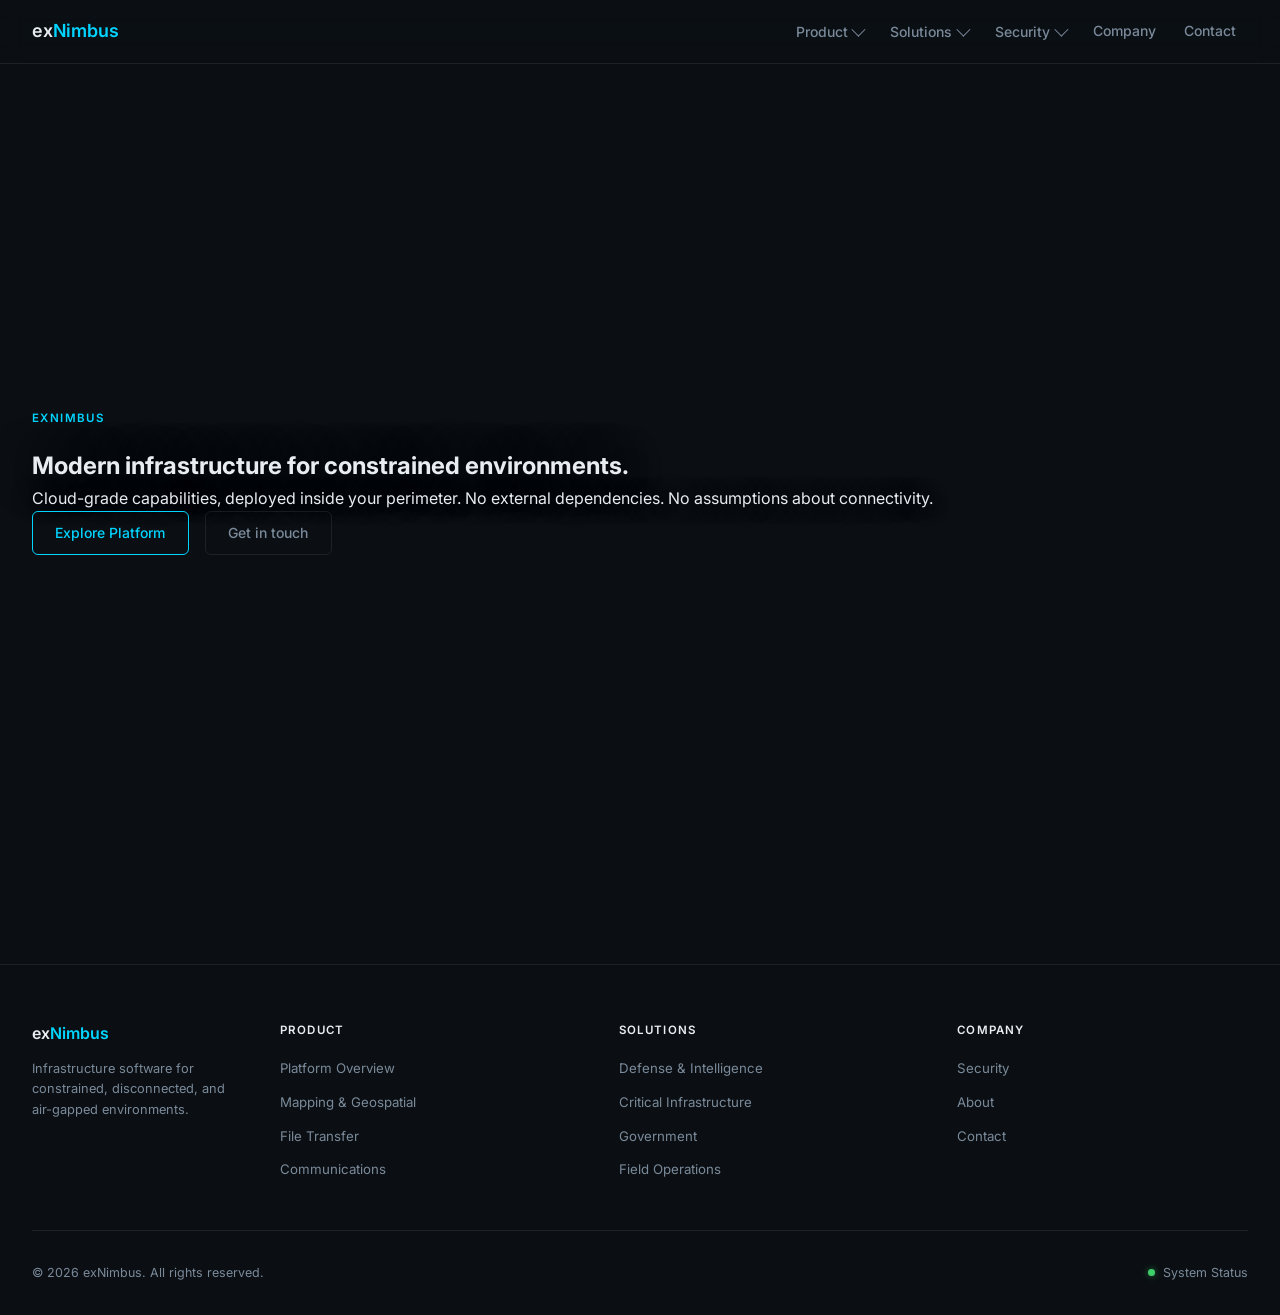
<file: static/index.html>
<!DOCTYPE html>
<html lang="en">
<head>
  <meta charset="UTF-8">
  <meta name="viewport" content="width=device-width, initial-scale=1.0">
  <title>exNimbus — Infrastructure for Constrained Environments</title>
  <link rel="stylesheet" href="css/site.css">
  <style>
    body, html {
      overflow-x: hidden;
    }
    .hero-home {
      min-height: 100vh;
      display: flex;
      flex-direction: column;
      justify-content: center;
      padding: 0 2rem;
      padding-bottom: var(--nav-height);
      max-width: 1280px;
      margin: 0 auto;
    }
    .hero-home h1 {
      text-shadow: 0 2px 40px rgba(0,0,0,0.7);
    }
    .hero-home p {
      text-shadow: 0 1px 20px rgba(0,0,0,0.6);
    }
    .site-footer {
      background: rgba(11, 15, 20, 0.95);
    }
  </style>
</head>
<body>


  <!-- Site Nav -->
  <nav class="site-nav" role="navigation" aria-label="Main navigation">
    <div class="nav-inner">
      <a href="index.html" class="nav-logo">ex<span>Nimbus</span></a>

      <ul class="nav-links" role="list">

        <li class="nav-item has-dropdown">
          <button aria-expanded="false" aria-haspopup="true">
            Product <span class="nav-chevron" aria-hidden="true"></span>
          </button>
          <div class="dropdown-panel" role="menu">
            <a href="product.html" class="dropdown-item" role="menuitem">
              <div class="item-title">Platform Overview</div>
              <div class="item-desc">Deployment modes, architecture, and integration points.</div>
            </a>
            <a href="product.html#mapping" class="dropdown-item" role="menuitem">
              <div class="item-title">Mapping &amp; Geospatial</div>
              <div class="item-desc">OGC-standards web mapping for disconnected networks.</div>
            </a>
            <a href="product.html#transfer" class="dropdown-item" role="menuitem">
              <div class="item-title">File Transfer</div>
              <div class="item-desc">Peer-to-peer transfer without centralized infrastructure.</div>
            </a>
            <a href="product.html#comms" class="dropdown-item" role="menuitem">
              <div class="item-title">Communications</div>
              <div class="item-desc">Browser-native real-time channels inside your perimeter.</div>
            </a>
          </div>
        </li>

        <li class="nav-item has-dropdown">
          <button aria-expanded="false" aria-haspopup="true">
            Solutions <span class="nav-chevron" aria-hidden="true"></span>
          </button>
          <div class="dropdown-panel" role="menu">
            <a href="solutions.html#defense" class="dropdown-item" role="menuitem">
              <div class="item-title">Defense &amp; Intelligence</div>
              <div class="item-desc">Air-gapped deployments, full audit logging.</div>
            </a>
            <a href="solutions.html#infrastructure" class="dropdown-item" role="menuitem">
              <div class="item-title">Critical Infrastructure</div>
              <div class="item-desc">Isolated networks with high-availability requirements.</div>
            </a>
            <a href="solutions.html#government" class="dropdown-item" role="menuitem">
              <div class="item-title">Government</div>
              <div class="item-desc">Compliance-ready, on-premises, no external telemetry.</div>
            </a>
            <a href="solutions.html#field" class="dropdown-item" role="menuitem">
              <div class="item-title">Field Operations</div>
              <div class="item-desc">Edge and hybrid deployments with intermittent connectivity.</div>
            </a>
          </div>
        </li>

        <li class="nav-item has-dropdown">
          <button aria-expanded="false" aria-haspopup="true">
            Security <span class="nav-chevron" aria-hidden="true"></span>
          </button>
          <div class="dropdown-panel" role="menu">
            <a href="security.html#posture" class="dropdown-item" role="menuitem">
              <div class="item-title">Security Posture</div>
              <div class="item-desc">Zero trust architecture, no external dependencies.</div>
            </a>
            <a href="security.html#compliance" class="dropdown-item" role="menuitem">
              <div class="item-title">Compliance</div>
              <div class="item-desc">Audit logging, and configurable data boundaries.</div>
            </a>
          </div>
        </li>

        <li class="nav-item">
          <a href="company.html">Company</a>
        </li>

        <li class="nav-item">
          <a href="contact.html">Contact</a>
        </li>

      </ul>

      <button class="nav-hamburger" aria-label="Open menu" aria-expanded="false">
        <span></span><span></span><span></span>
      </button>
    </div>
  </nav>

  <!-- Mobile Menu -->
  <div class="mobile-menu" role="dialog" aria-modal="true" aria-label="Navigation">
    <div class="mobile-menu-header">
      <a href="index.html" class="nav-logo">ex<span style="color:var(--color-accent)">Nimbus</span></a>
      <button class="mobile-menu-close" aria-label="Close menu">&times;</button>
    </div>
    <ul class="mobile-nav-links">
      <li><div class="mobile-nav-section">Product</div></li>
      <li><a href="product.html">Platform Overview</a></li>
      <li><a href="product.html#mapping">Mapping &amp; Geospatial</a></li>
      <li><a href="product.html#transfer">File Transfer</a></li>
      <li><a href="product.html#comms">Communications</a></li>
      <li><div class="mobile-nav-section">Solutions</div></li>
      <li><a href="solutions.html#defense">Defense &amp; Intelligence</a></li>
      <li><a href="solutions.html#infrastructure">Critical Infrastructure</a></li>
      <li><a href="solutions.html#government">Government</a></li>
      <li><a href="solutions.html#field">Field Operations</a></li>
      <li><div class="mobile-nav-section">More</div></li>
      <li><a href="security.html">Security</a></li>
      <li><a href="company.html">Company</a></li>
      <li><a href="contact.html">Contact</a></li>
    </ul>
  </div>

  <!-- Hero -->
  <div class="page-body">
    <section class="hero-home">
      <span class="hero-eyebrow">exNimbus</span>
      <h1>Modern infrastructure for constrained environments.</h1>
      <p>Cloud-grade capabilities, deployed inside your perimeter. No external dependencies. No assumptions about connectivity.</p>
      <div class="btn-group">
        <a href="product.html" class="btn btn-primary">Explore Platform</a>
        <a href="contact.html" class="btn btn-ghost">Get in touch</a>
      </div>
    </section>

    <!-- Footer -->
    <footer class="site-footer">
      <div class="footer-inner">
        <div class="footer-top">
          <div class="footer-brand">
            <a href="index.html" class="footer-logo">ex<span>Nimbus</span></a>
            <p>Infrastructure software for constrained, disconnected, and air-gapped environments.</p>
          </div>
          <div class="footer-col">
            <h4>Product</h4>
            <ul>
              <li><a href="product.html">Platform Overview</a></li>
              <li><a href="product.html#mapping">Mapping &amp; Geospatial</a></li>
              <li><a href="product.html#transfer">File Transfer</a></li>
              <li><a href="product.html#comms">Communications</a></li>
            </ul>
          </div>
          <div class="footer-col">
            <h4>Solutions</h4>
            <ul>
              <li><a href="solutions.html#defense">Defense &amp; Intelligence</a></li>
              <li><a href="solutions.html#infrastructure">Critical Infrastructure</a></li>
              <li><a href="solutions.html#government">Government</a></li>
              <li><a href="solutions.html#field">Field Operations</a></li>
            </ul>
          </div>
          <div class="footer-col">
            <h4>Company</h4>
            <ul>
              <li><a href="security.html">Security</a></li>
              <li><a href="company.html">About</a></li>
              <li><a href="contact.html">Contact</a></li>
            </ul>
          </div>
        </div>
        <div class="footer-bottom">
          <span>&copy; 2026 exNimbus. All rights reserved.</span>
          <a href="#" class="footer-status">
            <span class="status-dot"></span>
            System Status
          </a>
        </div>
      </div>
    </footer>
  </div>

  </script>
  <script src="js/nav.js" defer></script>
</body>
</html>
</file>
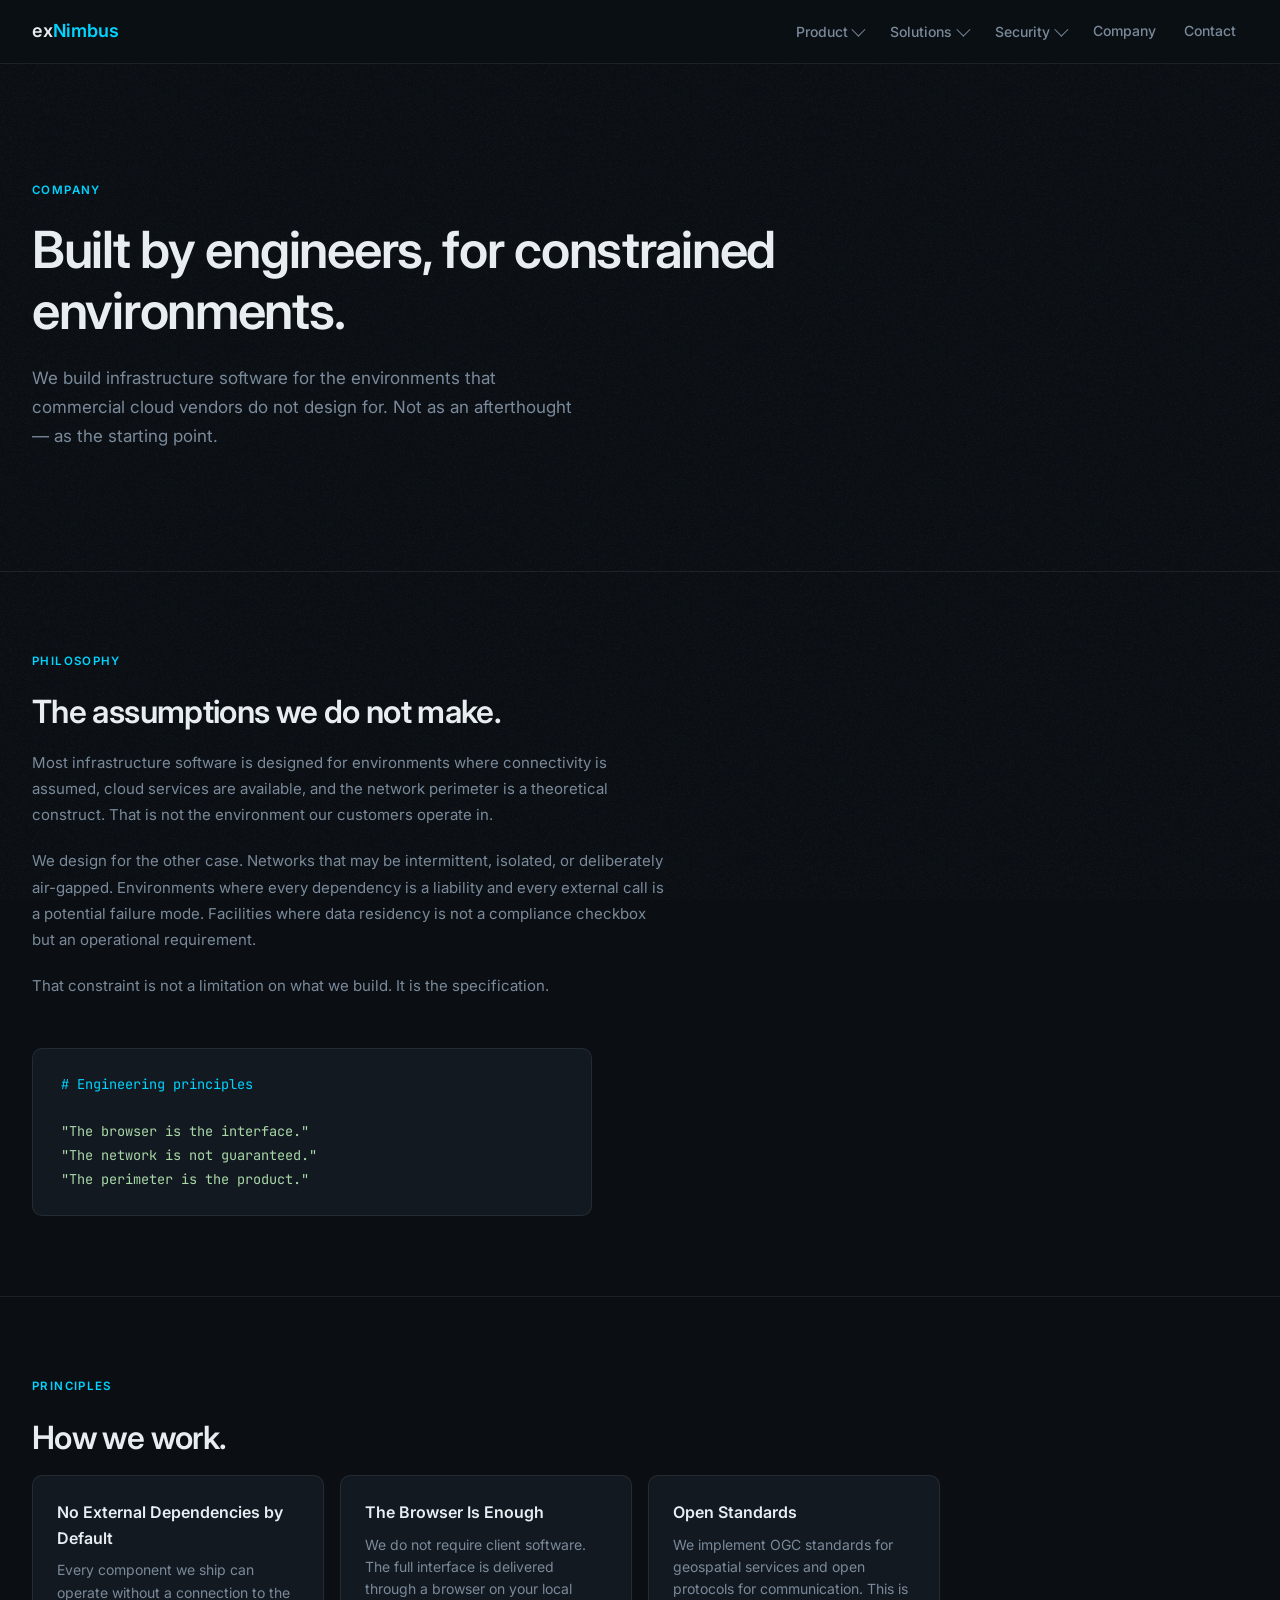
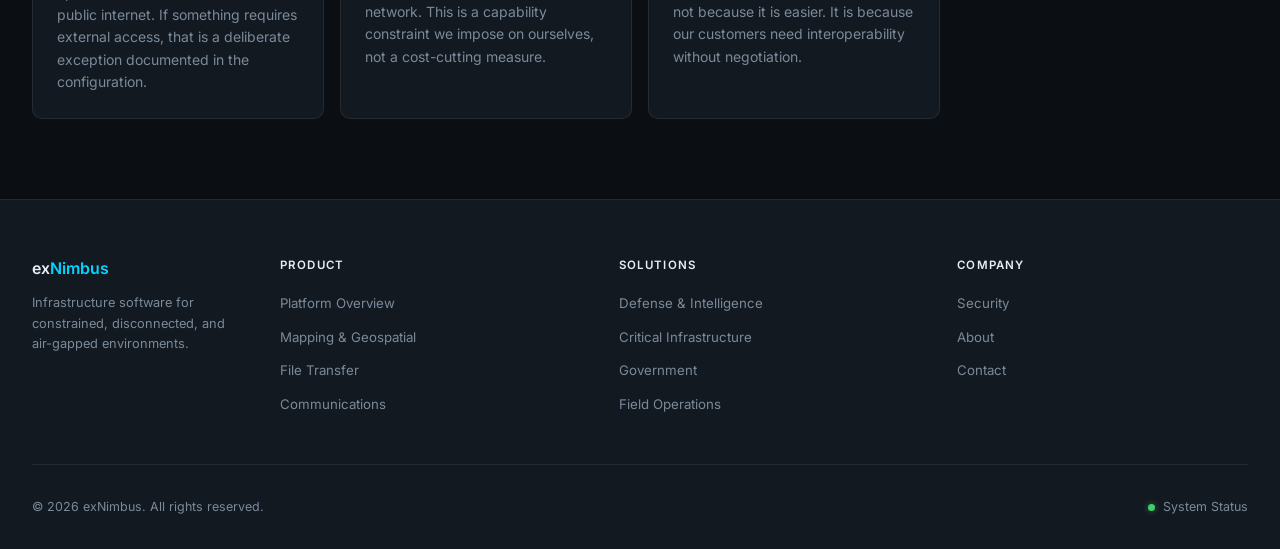
<file: static/company.html>
<!DOCTYPE html>
<html lang="en">
<head>
  <meta charset="UTF-8">
  <meta name="viewport" content="width=device-width, initial-scale=1.0">
  <title>Company — exNimbus</title>
  <link rel="stylesheet" href="css/site.css">
</head>
<body class="inner-page">

  <!-- Site Nav -->
  <nav class="site-nav" role="navigation" aria-label="Main navigation">
    <div class="nav-inner">
      <a href="index.html" class="nav-logo">ex<span>Nimbus</span></a>

      <ul class="nav-links" role="list">

        <li class="nav-item has-dropdown">
          <button aria-expanded="false" aria-haspopup="true">
            Product <span class="nav-chevron" aria-hidden="true"></span>
          </button>
          <div class="dropdown-panel" role="menu">
            <a href="product.html" class="dropdown-item" role="menuitem">
              <div class="item-title">Platform Overview</div>
              <div class="item-desc">Deployment modes, architecture, and integration points.</div>
            </a>
            <a href="product.html#mapping" class="dropdown-item" role="menuitem">
              <div class="item-title">Mapping &amp; Geospatial</div>
              <div class="item-desc">OGC-standards web mapping for disconnected networks.</div>
            </a>
            <a href="product.html#transfer" class="dropdown-item" role="menuitem">
              <div class="item-title">File Transfer</div>
              <div class="item-desc">Peer-to-peer transfer without centralized infrastructure.</div>
            </a>
            <a href="product.html#comms" class="dropdown-item" role="menuitem">
              <div class="item-title">Communications</div>
              <div class="item-desc">Browser-native real-time channels inside your perimeter.</div>
            </a>
          </div>
        </li>

        <li class="nav-item has-dropdown">
          <button aria-expanded="false" aria-haspopup="true">
            Solutions <span class="nav-chevron" aria-hidden="true"></span>
          </button>
          <div class="dropdown-panel" role="menu">
            <a href="solutions.html#defense" class="dropdown-item" role="menuitem">
              <div class="item-title">Defense &amp; Intelligence</div>
              <div class="item-desc">Air-gapped deployments, full audit logging.</div>
            </a>
            <a href="solutions.html#infrastructure" class="dropdown-item" role="menuitem">
              <div class="item-title">Critical Infrastructure</div>
              <div class="item-desc">Isolated networks with high-availability requirements.</div>
            </a>
            <a href="solutions.html#government" class="dropdown-item" role="menuitem">
              <div class="item-title">Government</div>
              <div class="item-desc">Compliance-ready, on-premises, no external telemetry.</div>
            </a>
            <a href="solutions.html#field" class="dropdown-item" role="menuitem">
              <div class="item-title">Field Operations</div>
              <div class="item-desc">Edge and hybrid deployments with intermittent connectivity.</div>
            </a>
          </div>
        </li>

        <li class="nav-item has-dropdown">
          <button aria-expanded="false" aria-haspopup="true">
            Security <span class="nav-chevron" aria-hidden="true"></span>
          </button>
          <div class="dropdown-panel" role="menu">
            <a href="security.html#posture" class="dropdown-item" role="menuitem">
              <div class="item-title">Security Posture</div>
              <div class="item-desc">Zero trust architecture, no external dependencies.</div>
            </a>
            <a href="security.html#compliance" class="dropdown-item" role="menuitem">
              <div class="item-title">Compliance</div>
              <div class="item-desc">Audit logging, and configurable data boundaries.</div>
            </a>
          </div>
        </li>

        <li class="nav-item">
          <a href="company.html">Company</a>
        </li>

        <li class="nav-item">
          <a href="contact.html">Contact</a>
        </li>

      </ul>

      <button class="nav-hamburger" aria-label="Open menu" aria-expanded="false">
        <span></span><span></span><span></span>
      </button>
    </div>
  </nav>

  <!-- Mobile Menu -->
  <div class="mobile-menu" role="dialog" aria-modal="true" aria-label="Navigation">
    <div class="mobile-menu-header">
      <a href="index.html" class="nav-logo">ex<span style="color:var(--color-accent)">Nimbus</span></a>
      <button class="mobile-menu-close" aria-label="Close menu">&times;</button>
    </div>
    <ul class="mobile-nav-links">
      <li><div class="mobile-nav-section">Product</div></li>
      <li><a href="product.html">Platform Overview</a></li>
      <li><a href="product.html#mapping">Mapping &amp; Geospatial</a></li>
      <li><a href="product.html#transfer">File Transfer</a></li>
      <li><a href="product.html#comms">Communications</a></li>
      <li><div class="mobile-nav-section">Solutions</div></li>
      <li><a href="solutions.html#defense">Defense &amp; Intelligence</a></li>
      <li><a href="solutions.html#infrastructure">Critical Infrastructure</a></li>
      <li><a href="solutions.html#government">Government</a></li>
      <li><a href="solutions.html#field">Field Operations</a></li>
      <li><div class="mobile-nav-section">More</div></li>
      <li><a href="security.html">Security</a></li>
      <li><a href="company.html">Company</a></li>
      <li><a href="contact.html">Contact</a></li>
    </ul>
  </div>

  <!-- Page Content -->
  <div class="page-body">

    <section class="hero">
      <span class="hero-eyebrow">Company</span>
      <h1>Built by engineers, for constrained environments.</h1>
      <p>We build infrastructure software for the environments that commercial cloud vendors do not design for. Not as an afterthought — as the starting point.</p>
    </section>

    <hr class="section-divider">

    <!-- Philosophy -->
    <section class="section">
      <p class="section-eyebrow">Philosophy</p>
      <h2>The assumptions we do not make.</h2>

      <div class="prose" style="margin-bottom: 3rem;">
        <p>Most infrastructure software is designed for environments where connectivity is assumed, cloud services are available, and the network perimeter is a theoretical construct. That is not the environment our customers operate in.</p>
        <p>We design for the other case. Networks that may be intermittent, isolated, or deliberately air-gapped. Environments where every dependency is a liability and every external call is a potential failure mode. Facilities where data residency is not a compliance checkbox but an operational requirement.</p>
        <p>That constraint is not a limitation on what we build. It is the specification.</p>
      </div>

      <div class="terminal-block">
        <div><span class="t-key"># Engineering principles</span></div>
        <div>&nbsp;</div>
        <div><span class="t-str">"The browser is the interface."</span></div>
        <div><span class="t-str">"The network is not guaranteed."</span></div>
        <div><span class="t-str">"The perimeter is the product."</span></div>
      </div>
    </section>

    <hr class="section-divider">

    <!-- Principles -->
    <section class="section">
      <p class="section-eyebrow">Principles</p>
      <h2>How we work.</h2>

      <div class="card-grid">
        <div class="card">
          <h3>No External Dependencies by Default</h3>
          <p>Every component we ship can operate without a connection to the public internet. If something requires external access, that is a deliberate exception documented in the configuration.</p>
        </div>
        <div class="card">
          <h3>The Browser Is Enough</h3>
          <p>We do not require client software. The full interface is delivered through a browser on your local network. This is a capability constraint we impose on ourselves, not a cost-cutting measure.</p>
        </div>
        <div class="card">
          <h3>Open Standards</h3>
          <p>We implement OGC standards for geospatial services and open protocols for communication. This is not because it is easier. It is because our customers need interoperability without negotiation.</p>
        </div>
      </div>
    </section>

    <!-- Footer -->
    <footer class="site-footer">
      <div class="footer-inner">
        <div class="footer-top">
          <div class="footer-brand">
            <a href="index.html" class="footer-logo">ex<span>Nimbus</span></a>
            <p>Infrastructure software for constrained, disconnected, and air-gapped environments.</p>
          </div>
          <div class="footer-col">
            <h4>Product</h4>
            <ul>
              <li><a href="product.html">Platform Overview</a></li>
              <li><a href="product.html#mapping">Mapping &amp; Geospatial</a></li>
              <li><a href="product.html#transfer">File Transfer</a></li>
              <li><a href="product.html#comms">Communications</a></li>
            </ul>
          </div>
          <div class="footer-col">
            <h4>Solutions</h4>
            <ul>
              <li><a href="solutions.html#defense">Defense &amp; Intelligence</a></li>
              <li><a href="solutions.html#infrastructure">Critical Infrastructure</a></li>
              <li><a href="solutions.html#government">Government</a></li>
              <li><a href="solutions.html#field">Field Operations</a></li>
            </ul>
          </div>
          <div class="footer-col">
            <h4>Company</h4>
            <ul>
              <li><a href="security.html">Security</a></li>
              <li><a href="company.html">About</a></li>
              <li><a href="contact.html">Contact</a></li>
            </ul>
          </div>
        </div>
        <div class="footer-bottom">
          <span>&copy; 2026 exNimbus. All rights reserved.</span>
          <a href="#" class="footer-status">
            <span class="status-dot"></span>
            System Status
          </a>
        </div>
      </div>
    </footer>
  </div>

  <script src="js/nav.js" defer></script>
</body>
</html>
</file>
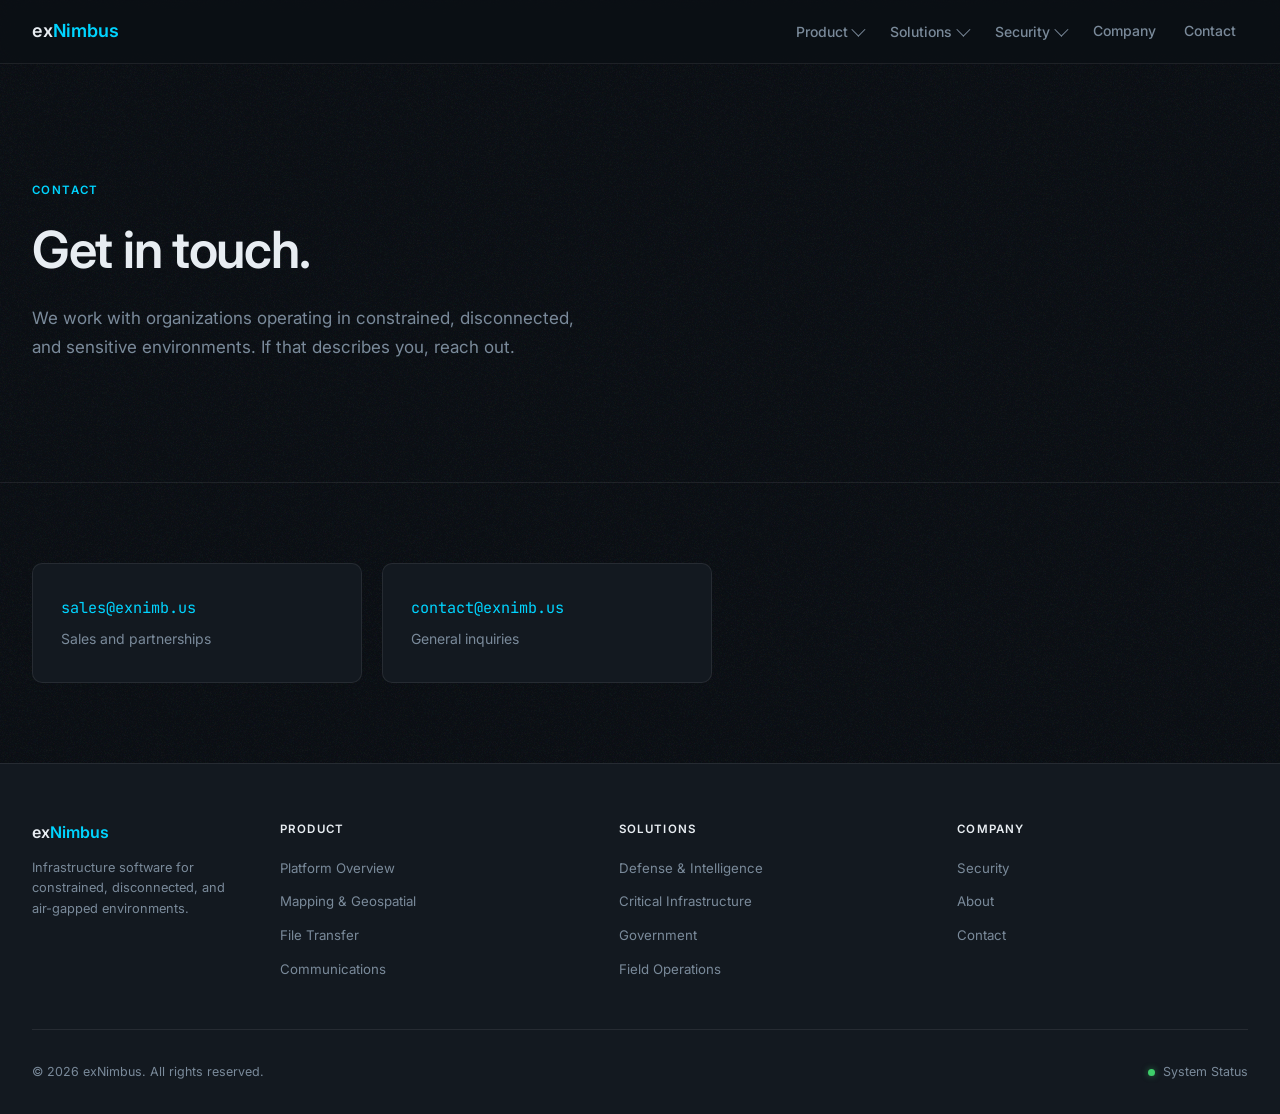
<file: static/contact.html>
<!DOCTYPE html>
<html lang="en">
<head>
  <meta charset="UTF-8">
  <meta name="viewport" content="width=device-width, initial-scale=1.0">
  <title>Contact — exNimbus</title>
  <link rel="stylesheet" href="css/site.css">
</head>
<body class="inner-page">

  <!-- Site Nav -->
  <nav class="site-nav" role="navigation" aria-label="Main navigation">
    <div class="nav-inner">
      <a href="index.html" class="nav-logo">ex<span>Nimbus</span></a>

      <ul class="nav-links" role="list">

        <li class="nav-item has-dropdown">
          <button aria-expanded="false" aria-haspopup="true">
            Product <span class="nav-chevron" aria-hidden="true"></span>
          </button>
          <div class="dropdown-panel" role="menu">
            <a href="product.html" class="dropdown-item" role="menuitem">
              <div class="item-title">Platform Overview</div>
              <div class="item-desc">Deployment modes, architecture, and integration points.</div>
            </a>
            <a href="product.html#mapping" class="dropdown-item" role="menuitem">
              <div class="item-title">Mapping &amp; Geospatial</div>
              <div class="item-desc">OGC-standards web mapping for disconnected networks.</div>
            </a>
            <a href="product.html#transfer" class="dropdown-item" role="menuitem">
              <div class="item-title">File Transfer</div>
              <div class="item-desc">Peer-to-peer transfer without centralized infrastructure.</div>
            </a>
            <a href="product.html#comms" class="dropdown-item" role="menuitem">
              <div class="item-title">Communications</div>
              <div class="item-desc">Browser-native real-time channels inside your perimeter.</div>
            </a>
          </div>
        </li>

        <li class="nav-item has-dropdown">
          <button aria-expanded="false" aria-haspopup="true">
            Solutions <span class="nav-chevron" aria-hidden="true"></span>
          </button>
          <div class="dropdown-panel" role="menu">
            <a href="solutions.html#defense" class="dropdown-item" role="menuitem">
              <div class="item-title">Defense &amp; Intelligence</div>
              <div class="item-desc">Air-gapped deployments, full audit logging.</div>
            </a>
            <a href="solutions.html#infrastructure" class="dropdown-item" role="menuitem">
              <div class="item-title">Critical Infrastructure</div>
              <div class="item-desc">Isolated networks with high-availability requirements.</div>
            </a>
            <a href="solutions.html#government" class="dropdown-item" role="menuitem">
              <div class="item-title">Government</div>
              <div class="item-desc">Compliance-ready, on-premises, no external telemetry.</div>
            </a>
            <a href="solutions.html#field" class="dropdown-item" role="menuitem">
              <div class="item-title">Field Operations</div>
              <div class="item-desc">Edge and hybrid deployments with intermittent connectivity.</div>
            </a>
          </div>
        </li>

        <li class="nav-item has-dropdown">
          <button aria-expanded="false" aria-haspopup="true">
            Security <span class="nav-chevron" aria-hidden="true"></span>
          </button>
          <div class="dropdown-panel" role="menu">
            <a href="security.html#posture" class="dropdown-item" role="menuitem">
              <div class="item-title">Security Posture</div>
              <div class="item-desc">Zero trust architecture, no external dependencies.</div>
            </a>
            <a href="security.html#compliance" class="dropdown-item" role="menuitem">
              <div class="item-title">Compliance</div>
              <div class="item-desc">Audit logging, and configurable data boundaries.</div>
            </a>
          </div>
        </li>

        <li class="nav-item">
          <a href="company.html">Company</a>
        </li>

        <li class="nav-item">
          <a href="contact.html">Contact</a>
        </li>

      </ul>

      <button class="nav-hamburger" aria-label="Open menu" aria-expanded="false">
        <span></span><span></span><span></span>
      </button>
    </div>
  </nav>

  <!-- Mobile Menu -->
  <div class="mobile-menu" role="dialog" aria-modal="true" aria-label="Navigation">
    <div class="mobile-menu-header">
      <a href="index.html" class="nav-logo">ex<span style="color:var(--color-accent)">Nimbus</span></a>
      <button class="mobile-menu-close" aria-label="Close menu">&times;</button>
    </div>
    <ul class="mobile-nav-links">
      <li><div class="mobile-nav-section">Product</div></li>
      <li><a href="product.html">Platform Overview</a></li>
      <li><a href="product.html#mapping">Mapping &amp; Geospatial</a></li>
      <li><a href="product.html#transfer">File Transfer</a></li>
      <li><a href="product.html#comms">Communications</a></li>
      <li><div class="mobile-nav-section">Solutions</div></li>
      <li><a href="solutions.html#defense">Defense &amp; Intelligence</a></li>
      <li><a href="solutions.html#infrastructure">Critical Infrastructure</a></li>
      <li><a href="solutions.html#government">Government</a></li>
      <li><a href="solutions.html#field">Field Operations</a></li>
      <li><div class="mobile-nav-section">More</div></li>
      <li><a href="security.html">Security</a></li>
      <li><a href="company.html">Company</a></li>
      <li><a href="contact.html">Contact</a></li>
    </ul>
  </div>

  <!-- Page Content -->
  <div class="page-body">

    <section class="hero">
      <span class="hero-eyebrow">Contact</span>
      <h1>Get in touch.</h1>
      <p>We work with organizations operating in constrained, disconnected, and sensitive environments. If that describes you, reach out.</p>
    </section>

    <hr class="section-divider">

    <section class="section">
      <div class="contact-grid">
        <a href="mailto:sales@exnimb.us" class="mailto-card">
          <div class="mail-address">sales@exnimb.us</div>
          <div class="mail-label">Sales and partnerships</div>
        </a>
        <a href="mailto:contact@exnimb.us" class="mailto-card">
          <div class="mail-address">contact@exnimb.us</div>
          <div class="mail-label">General inquiries</div>
        </a>
      </div>
    </section>

    <!-- Footer -->
    <footer class="site-footer">
      <div class="footer-inner">
        <div class="footer-top">
          <div class="footer-brand">
            <a href="index.html" class="footer-logo">ex<span>Nimbus</span></a>
            <p>Infrastructure software for constrained, disconnected, and air-gapped environments.</p>
          </div>
          <div class="footer-col">
            <h4>Product</h4>
            <ul>
              <li><a href="product.html">Platform Overview</a></li>
              <li><a href="product.html#mapping">Mapping &amp; Geospatial</a></li>
              <li><a href="product.html#transfer">File Transfer</a></li>
              <li><a href="product.html#comms">Communications</a></li>
            </ul>
          </div>
          <div class="footer-col">
            <h4>Solutions</h4>
            <ul>
              <li><a href="solutions.html#defense">Defense &amp; Intelligence</a></li>
              <li><a href="solutions.html#infrastructure">Critical Infrastructure</a></li>
              <li><a href="solutions.html#government">Government</a></li>
              <li><a href="solutions.html#field">Field Operations</a></li>
            </ul>
          </div>
          <div class="footer-col">
            <h4>Company</h4>
            <ul>
              <li><a href="security.html">Security</a></li>
              <li><a href="company.html">About</a></li>
              <li><a href="contact.html">Contact</a></li>
            </ul>
          </div>
        </div>
        <div class="footer-bottom">
          <span>&copy; 2026 exNimbus. All rights reserved.</span>
          <a href="#" class="footer-status">
            <span class="status-dot"></span>
            System Status
          </a>
        </div>
      </div>
    </footer>
  </div>

  <script src="js/nav.js" defer></script>
</body>
</html>
</file>
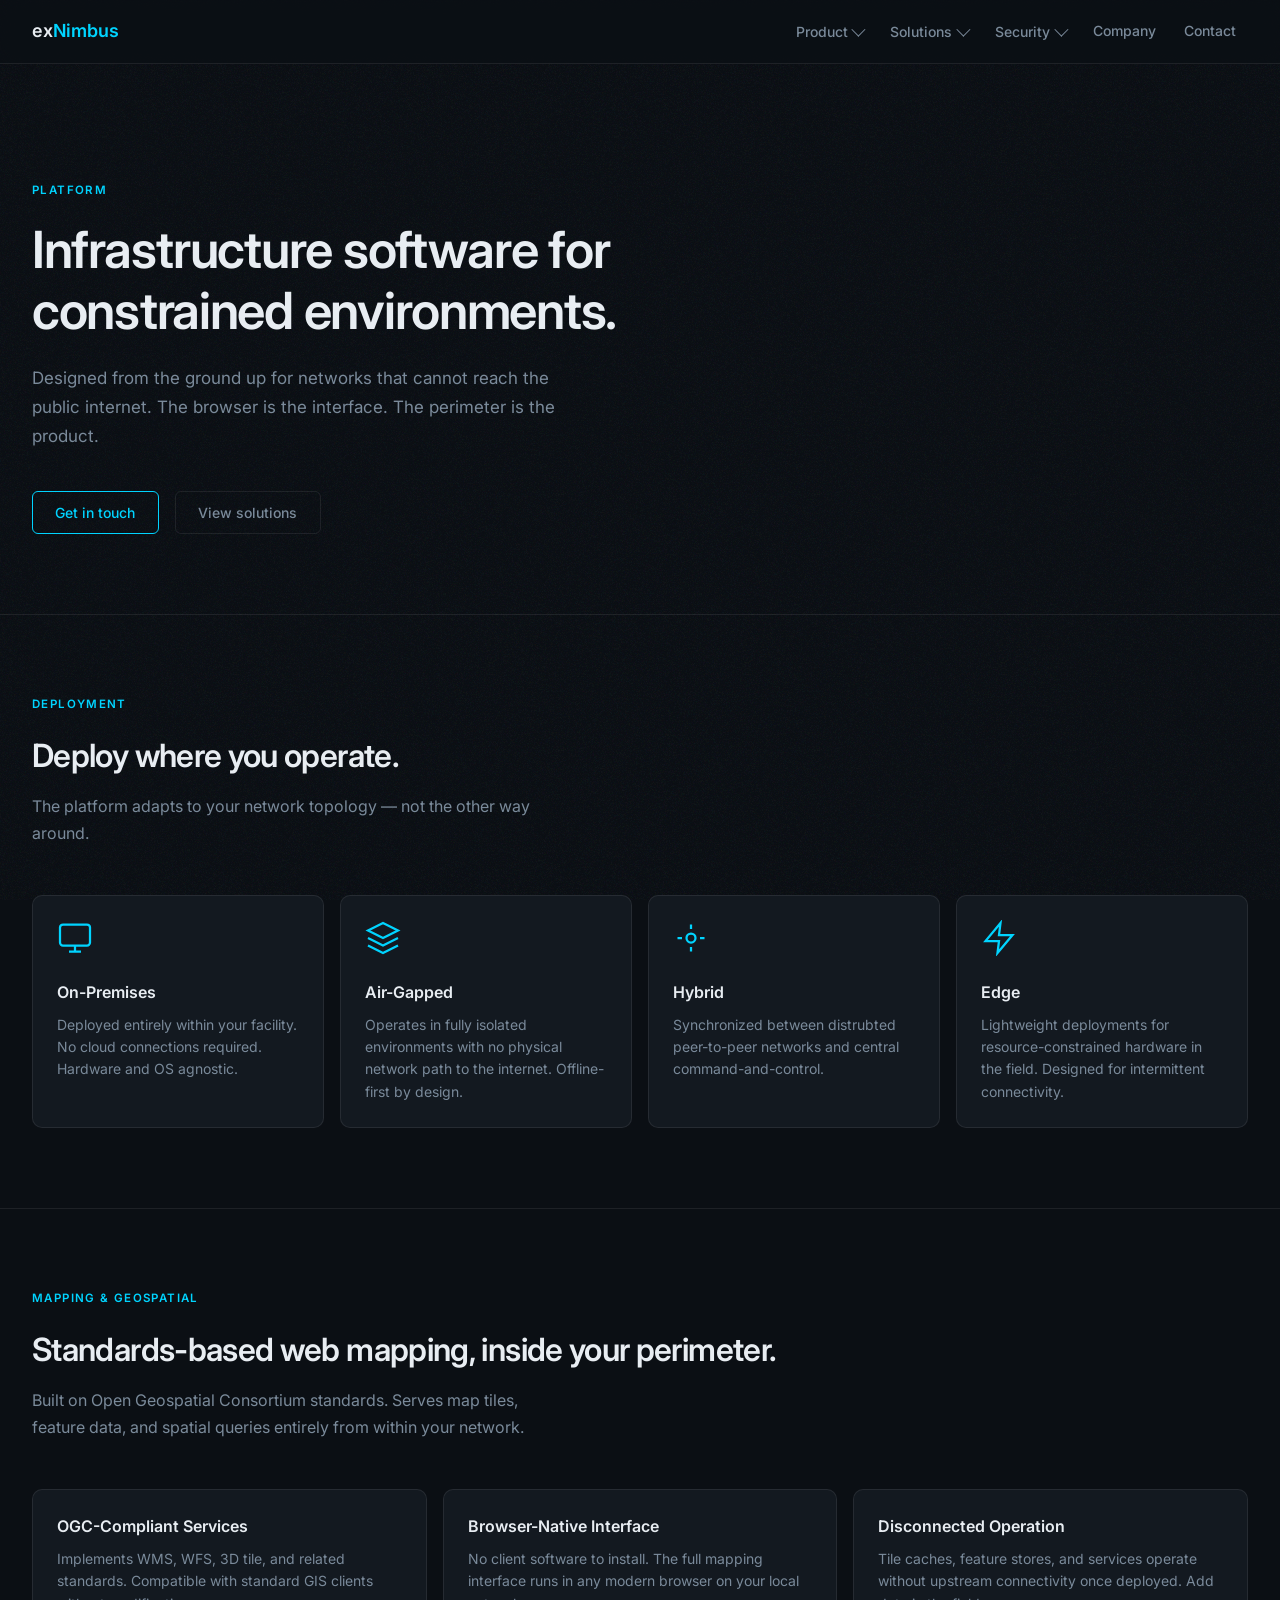
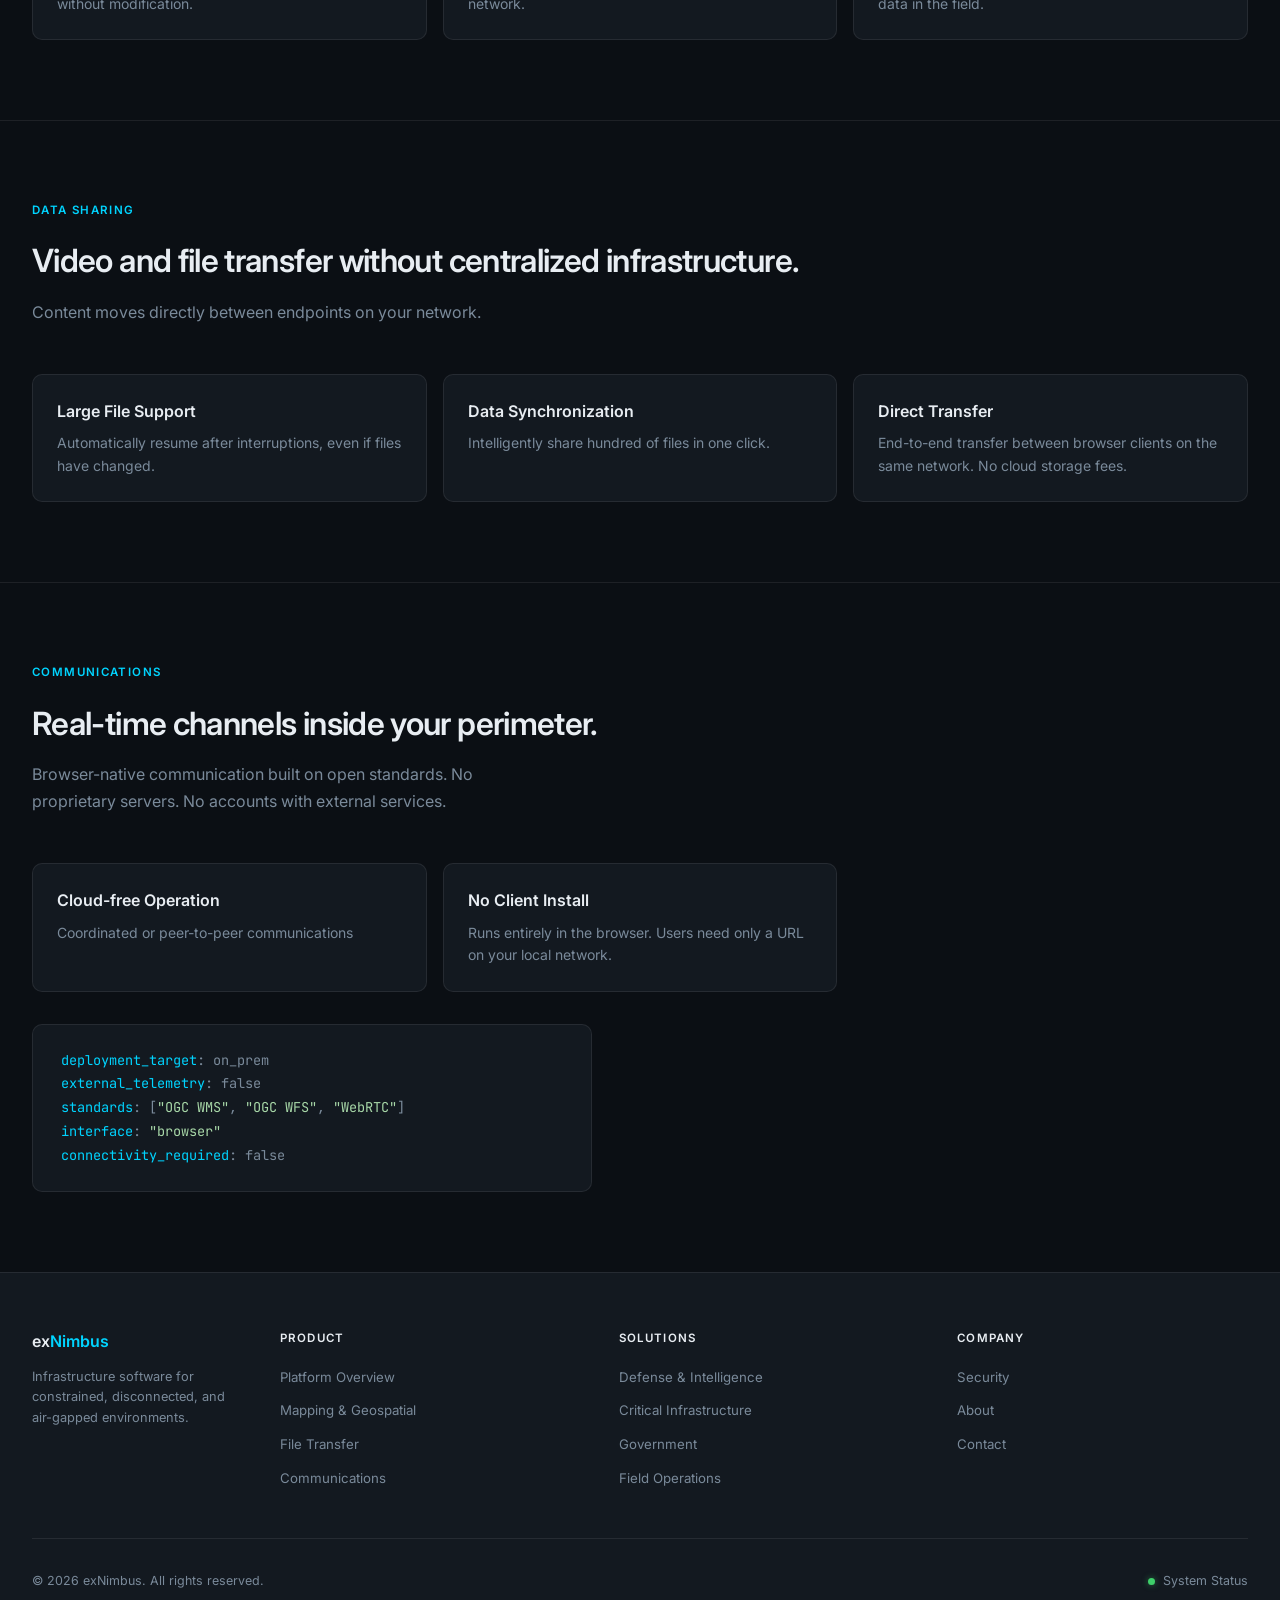
<file: static/product.html>
<!DOCTYPE html>
<html lang="en">
<head>
  <meta charset="UTF-8">
  <meta name="viewport" content="width=device-width, initial-scale=1.0">
  <title>Product — exNimbus</title>
  <link rel="stylesheet" href="css/site.css">
</head>
<body class="inner-page">

  <!-- Site Nav -->
  <nav class="site-nav" role="navigation" aria-label="Main navigation">
    <div class="nav-inner">
      <a href="index.html" class="nav-logo">ex<span>Nimbus</span></a>

      <ul class="nav-links" role="list">

        <li class="nav-item has-dropdown">
          <button aria-expanded="false" aria-haspopup="true">
            Product <span class="nav-chevron" aria-hidden="true"></span>
          </button>
          <div class="dropdown-panel" role="menu">
            <a href="product.html" class="dropdown-item" role="menuitem">
              <div class="item-title">Platform Overview</div>
              <div class="item-desc">Deployment modes, architecture, and integration points.</div>
            </a>
            <a href="product.html#mapping" class="dropdown-item" role="menuitem">
              <div class="item-title">Mapping &amp; Geospatial</div>
              <div class="item-desc">OGC-standards web mapping for disconnected networks.</div>
            </a>
            <a href="product.html#transfer" class="dropdown-item" role="menuitem">
              <div class="item-title">File Transfer</div>
              <div class="item-desc">Peer-to-peer transfer without centralized infrastructure.</div>
            </a>
            <a href="product.html#comms" class="dropdown-item" role="menuitem">
              <div class="item-title">Communications</div>
              <div class="item-desc">Browser-native real-time channels inside your perimeter.</div>
            </a>
          </div>
        </li>

        <li class="nav-item has-dropdown">
          <button aria-expanded="false" aria-haspopup="true">
            Solutions <span class="nav-chevron" aria-hidden="true"></span>
          </button>
          <div class="dropdown-panel" role="menu">
            <a href="solutions.html#defense" class="dropdown-item" role="menuitem">
              <div class="item-title">Defense &amp; Intelligence</div>
              <div class="item-desc">Air-gapped deployments, full audit logging.</div>
            </a>
            <a href="solutions.html#infrastructure" class="dropdown-item" role="menuitem">
              <div class="item-title">Critical Infrastructure</div>
              <div class="item-desc">Isolated networks with high-availability requirements.</div>
            </a>
            <a href="solutions.html#government" class="dropdown-item" role="menuitem">
              <div class="item-title">Government</div>
              <div class="item-desc">Compliance-ready, on-premises, no external telemetry.</div>
            </a>
            <a href="solutions.html#field" class="dropdown-item" role="menuitem">
              <div class="item-title">Field Operations</div>
              <div class="item-desc">Edge and hybrid deployments with intermittent connectivity.</div>
            </a>
          </div>
        </li>

        <li class="nav-item has-dropdown">
          <button aria-expanded="false" aria-haspopup="true">
            Security <span class="nav-chevron" aria-hidden="true"></span>
          </button>
          <div class="dropdown-panel" role="menu">
            <a href="security.html#posture" class="dropdown-item" role="menuitem">
              <div class="item-title">Security Posture</div>
              <div class="item-desc">Zero trust architecture, no external dependencies.</div>
            </a>
            <a href="security.html#compliance" class="dropdown-item" role="menuitem">
              <div class="item-title">Compliance</div>
              <div class="item-desc">Audit logging, and configurable data boundaries.</div>
            </a>
          </div>
        </li>

        <li class="nav-item">
          <a href="company.html">Company</a>
        </li>

        <li class="nav-item">
          <a href="contact.html">Contact</a>
        </li>

      </ul>

      <button class="nav-hamburger" aria-label="Open menu" aria-expanded="false">
        <span></span><span></span><span></span>
      </button>
    </div>
  </nav>

  <!-- Mobile Menu -->
  <div class="mobile-menu" role="dialog" aria-modal="true" aria-label="Navigation">
    <div class="mobile-menu-header">
      <a href="index.html" class="nav-logo">ex<span style="color:var(--color-accent)">Nimbus</span></a>
      <button class="mobile-menu-close" aria-label="Close menu">&times;</button>
    </div>
    <ul class="mobile-nav-links">
      <li><div class="mobile-nav-section">Product</div></li>
      <li><a href="product.html">Platform Overview</a></li>
      <li><a href="product.html#mapping">Mapping &amp; Geospatial</a></li>
      <li><a href="product.html#transfer">File Transfer</a></li>
      <li><a href="product.html#comms">Communications</a></li>
      <li><div class="mobile-nav-section">Solutions</div></li>
      <li><a href="solutions.html#defense">Defense &amp; Intelligence</a></li>
      <li><a href="solutions.html#infrastructure">Critical Infrastructure</a></li>
      <li><a href="solutions.html#government">Government</a></li>
      <li><a href="solutions.html#field">Field Operations</a></li>
      <li><div class="mobile-nav-section">More</div></li>
      <li><a href="security.html">Security</a></li>
      <li><a href="company.html">Company</a></li>
      <li><a href="contact.html">Contact</a></li>
    </ul>
  </div>

  <!-- Page Content -->
  <div class="page-body">

    <section class="hero">
      <span class="hero-eyebrow">Platform</span>
      <h1>Infrastructure software for constrained environments.</h1>
      <p>
        Designed from the ground up for networks that cannot reach the public internet.
        The browser is the interface. 
        The perimeter is the product.</p>
      <div class="btn-group">
        <a href="contact.html" class="btn btn-primary">Get in touch</a>
        <a href="solutions.html" class="btn btn-ghost">View solutions</a>
      </div>
    </section>

    <hr class="section-divider">

    <!-- Deployment Modes -->
    <section class="section">
      <p class="section-eyebrow">Deployment</p>
      <h2>Deploy where you operate.</h2>
      <p class="section-lead">The platform adapts to your network topology — not the other way around.</p>

      <div class="card-grid">
        <div class="card">
          <svg class="card-icon" viewBox="0 0 24 24" fill="none" stroke="currentColor" stroke-width="1.5">
            <rect x="2" y="3" width="20" height="14" rx="2"/><path d="M8 21h8M12 17v4"/>
          </svg>
          <h3>On-Premises</h3>
          <p>Deployed entirely within your facility. No cloud connections required. Hardware and OS agnostic.</p>
        </div>
        <div class="card">
          <svg class="card-icon" viewBox="0 0 24 24" fill="none" stroke="currentColor" stroke-width="1.5">
            <path d="M12 2L2 7l10 5 10-5-10-5zM2 17l10 5 10-5M2 12l10 5 10-5"/>
          </svg>
          <h3>Air-Gapped</h3>
          <p>Operates in fully isolated environments with no physical network path to the internet. Offline-first by design.</p>
        </div>
        <div class="card">
          <svg class="card-icon" viewBox="0 0 24 24" fill="none" stroke="currentColor" stroke-width="1.5">
            <circle cx="12" cy="12" r="3"/><path d="M3 12h3m12 0h3M12 3v3m0 12v3"/>
          </svg>
          <h3>Hybrid</h3>
          <p>Synchronized between distrubted peer-to-peer networks and central command-and-control.</p>
        </div>
        <div class="card">
          <svg class="card-icon" viewBox="0 0 24 24" fill="none" stroke="currentColor" stroke-width="1.5">
            <polygon points="13 2 3 14 12 14 11 22 21 10 12 10 13 2"/>
          </svg>
          <h3>Edge</h3>
          <p>Lightweight deployments for resource-constrained hardware in the field. Designed for intermittent connectivity.</p>
        </div>
      </div>
    </section>

    <hr class="section-divider">

    <!-- Mapping -->
    <section class="section" id="mapping">
      <p class="section-eyebrow">Mapping &amp; Geospatial</p>
      <h2>Standards-based web mapping, inside your perimeter.</h2>
      <p class="section-lead">Built on Open Geospatial Consortium standards. Serves map tiles, feature data, and spatial queries entirely from within your network.</p>

      <div class="card-grid-2">
        <div class="card">
          <h3>OGC-Compliant Services</h3>
          <p>Implements WMS, WFS, 3D tile, and related standards. Compatible with standard GIS clients without modification.</p>
        </div>
        <div class="card">
          <h3>Browser-Native Interface</h3>
          <p>No client software to install. The full mapping interface runs in any modern browser on your local network.</p>
        </div>
        <div class="card">
          <h3>Disconnected Operation</h3>
          <p>Tile caches, feature stores, and services operate without upstream connectivity once deployed.
            Add data in the field.
          </p>
        </div>
      </div>
    </section>

    <hr class="section-divider">

    <!-- File Transfer -->
    <section class="section" id="transfer">
      <p class="section-eyebrow">Data Sharing</p>
      <h2>Video and file transfer without centralized infrastructure.</h2>
      <p class="section-lead">Content moves directly between endpoints on your network.</p>

      <div class="card-grid-2">
        <div class="card">
          <h3>Large File Support</h3>
          <p>Automatically resume after interruptions, even if files have changed.</p>
        </div>
        <div class="card">
          <h3>Data Synchronization</h3>
          <p>Intelligently share hundred of files in one click.</p>
        </div>
        <div class="card">
          <h3>Direct Transfer</h3>
          <p>End-to-end transfer between browser clients on the same network. No cloud storage fees.</p>
        </div>
      </div>
    </section>

    <hr class="section-divider">

    <!-- Communications -->
    <section class="section" id="comms">
      <p class="section-eyebrow">Communications</p>
      <h2>Real-time channels inside your perimeter.</h2>
      <p class="section-lead">Browser-native communication built on open standards. No proprietary servers. No accounts with external services.</p>

      <div class="card-grid-2">
        <div class="card">
          <h3>Cloud-free Operation</h3>
          <p>Coordinated or peer-to-peer communications</p>
        </div>
        <div class="card">
          <h3>No Client Install</h3>
          <p>Runs entirely in the browser. Users need only a URL on your local network.</p>
        </div>
      </div>

      <div class="terminal-block">
        <div><span class="t-key">deployment_target</span>: on_prem</div>
        <div><span class="t-key">external_telemetry</span>: false</div>
        <div><span class="t-key">standards</span>: [<span class="t-str">"OGC WMS"</span>, <span class="t-str">"OGC WFS"</span>, <span class="t-str">"WebRTC"</span>]</div>
        <div><span class="t-key">interface</span>: <span class="t-str">"browser"</span></div>
        <div><span class="t-key">connectivity_required</span>: false</div>
      </div>
    </section>

    <!-- Footer -->
    <footer class="site-footer">
      <div class="footer-inner">
        <div class="footer-top">
          <div class="footer-brand">
            <a href="index.html" class="footer-logo">ex<span>Nimbus</span></a>
            <p>Infrastructure software for constrained, disconnected, and air-gapped environments.</p>
          </div>
          <div class="footer-col">
            <h4>Product</h4>
            <ul>
              <li><a href="product.html">Platform Overview</a></li>
              <li><a href="product.html#mapping">Mapping &amp; Geospatial</a></li>
              <li><a href="product.html#transfer">File Transfer</a></li>
              <li><a href="product.html#comms">Communications</a></li>
            </ul>
          </div>
          <div class="footer-col">
            <h4>Solutions</h4>
            <ul>
              <li><a href="solutions.html#defense">Defense &amp; Intelligence</a></li>
              <li><a href="solutions.html#infrastructure">Critical Infrastructure</a></li>
              <li><a href="solutions.html#government">Government</a></li>
              <li><a href="solutions.html#field">Field Operations</a></li>
            </ul>
          </div>
          <div class="footer-col">
            <h4>Company</h4>
            <ul>
              <li><a href="security.html">Security</a></li>
              <li><a href="company.html">About</a></li>
              <li><a href="contact.html">Contact</a></li>
            </ul>
          </div>
        </div>
        <div class="footer-bottom">
          <span>&copy; 2026 exNimbus. All rights reserved.</span>
          <a href="#" class="footer-status">
            <span class="status-dot"></span>
            System Status
          </a>
        </div>
      </div>
    </footer>
  </div>

  <script src="js/nav.js" defer></script>
</body>
</html>
</file>
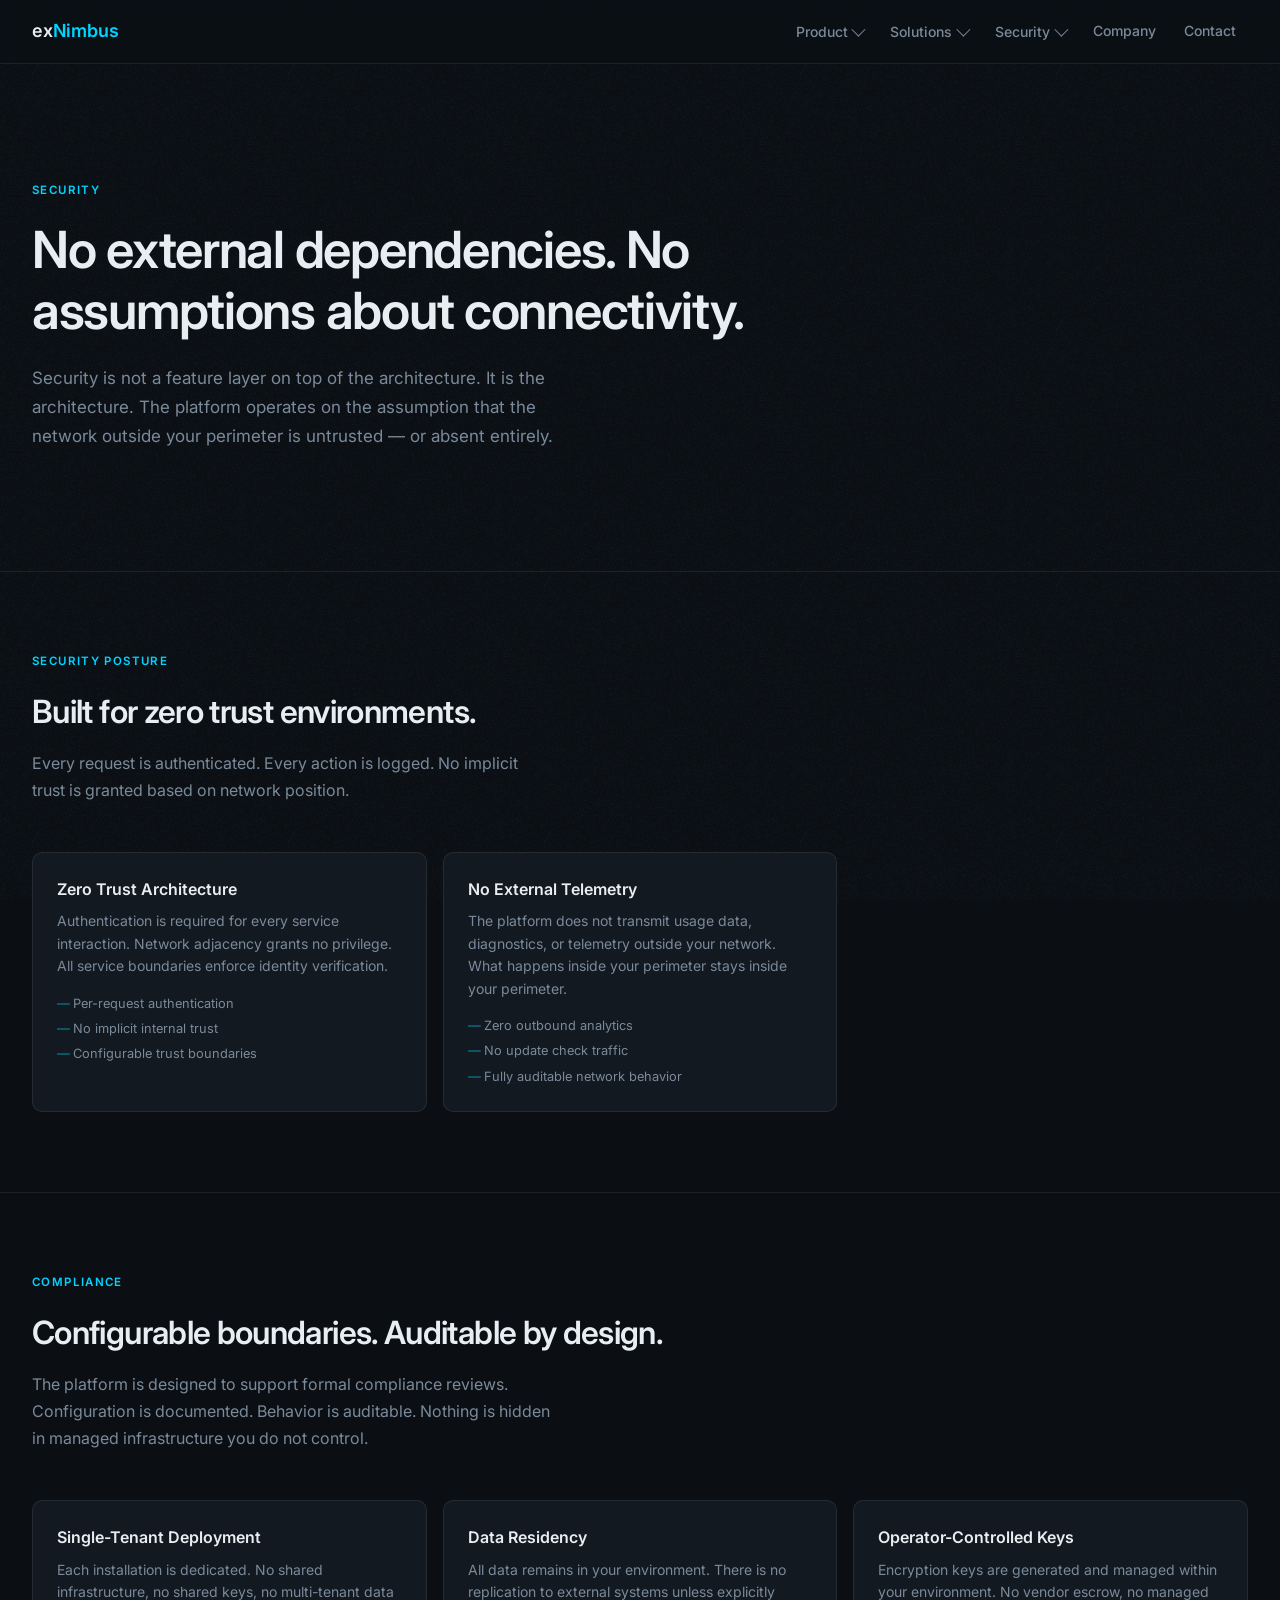
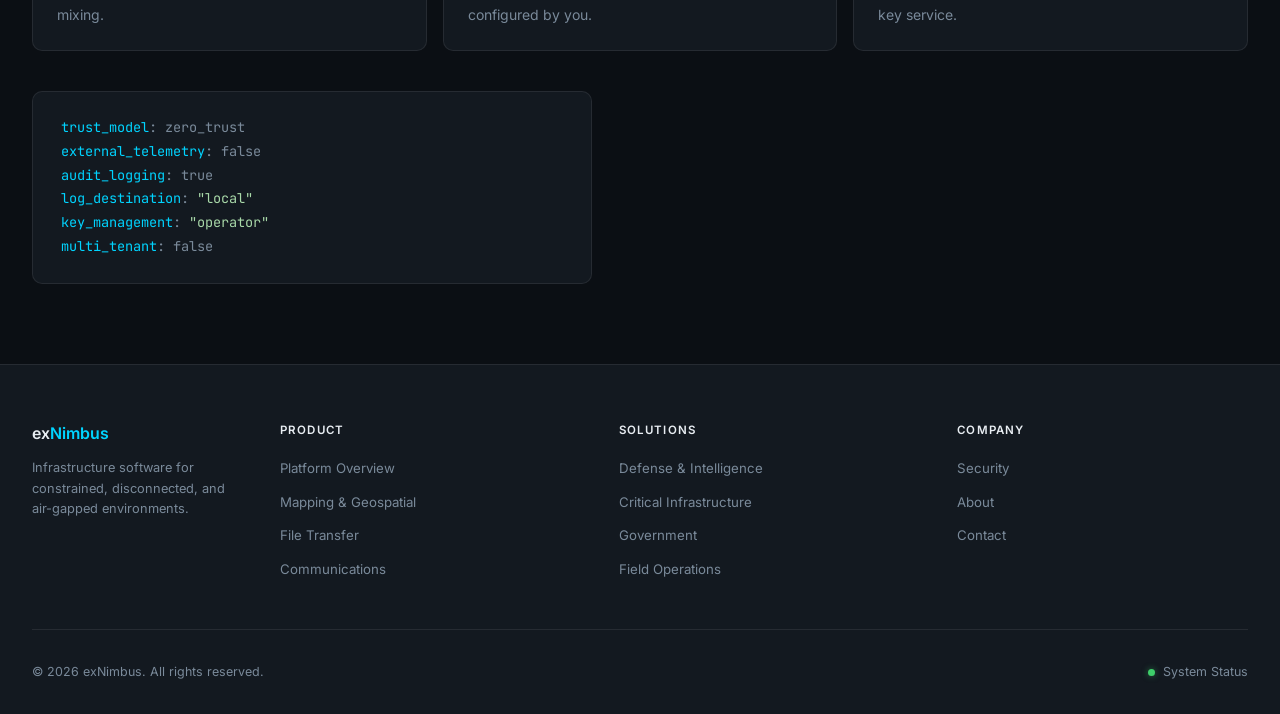
<file: static/security.html>
<!DOCTYPE html>
<html lang="en">
<head>
  <meta charset="UTF-8">
  <meta name="viewport" content="width=device-width, initial-scale=1.0">
  <title>Security — exNimbus</title>
  <link rel="stylesheet" href="css/site.css">
</head>
<body class="inner-page">

  <!-- Site Nav -->
  <nav class="site-nav" role="navigation" aria-label="Main navigation">
    <div class="nav-inner">
      <a href="index.html" class="nav-logo">ex<span>Nimbus</span></a>

      <ul class="nav-links" role="list">

        <li class="nav-item has-dropdown">
          <button aria-expanded="false" aria-haspopup="true">
            Product <span class="nav-chevron" aria-hidden="true"></span>
          </button>
          <div class="dropdown-panel" role="menu">
            <a href="product.html" class="dropdown-item" role="menuitem">
              <div class="item-title">Platform Overview</div>
              <div class="item-desc">Deployment modes, architecture, and integration points.</div>
            </a>
            <a href="product.html#mapping" class="dropdown-item" role="menuitem">
              <div class="item-title">Mapping &amp; Geospatial</div>
              <div class="item-desc">OGC-standards web mapping for disconnected networks.</div>
            </a>
            <a href="product.html#transfer" class="dropdown-item" role="menuitem">
              <div class="item-title">File Transfer</div>
              <div class="item-desc">Peer-to-peer transfer without centralized infrastructure.</div>
            </a>
            <a href="product.html#comms" class="dropdown-item" role="menuitem">
              <div class="item-title">Communications</div>
              <div class="item-desc">Browser-native real-time channels inside your perimeter.</div>
            </a>
          </div>
        </li>

        <li class="nav-item has-dropdown">
          <button aria-expanded="false" aria-haspopup="true">
            Solutions <span class="nav-chevron" aria-hidden="true"></span>
          </button>
          <div class="dropdown-panel" role="menu">
            <a href="solutions.html#defense" class="dropdown-item" role="menuitem">
              <div class="item-title">Defense &amp; Intelligence</div>
              <div class="item-desc">Air-gapped deployments, full audit logging.</div>
            </a>
            <a href="solutions.html#infrastructure" class="dropdown-item" role="menuitem">
              <div class="item-title">Critical Infrastructure</div>
              <div class="item-desc">Isolated networks with high-availability requirements.</div>
            </a>
            <a href="solutions.html#government" class="dropdown-item" role="menuitem">
              <div class="item-title">Government</div>
              <div class="item-desc">Compliance-ready, on-premises, no external telemetry.</div>
            </a>
            <a href="solutions.html#field" class="dropdown-item" role="menuitem">
              <div class="item-title">Field Operations</div>
              <div class="item-desc">Edge and hybrid deployments with intermittent connectivity.</div>
            </a>
          </div>
        </li>

        <li class="nav-item has-dropdown">
          <button aria-expanded="false" aria-haspopup="true">
            Security <span class="nav-chevron" aria-hidden="true"></span>
          </button>
          <div class="dropdown-panel" role="menu">
            <a href="security.html#posture" class="dropdown-item" role="menuitem">
              <div class="item-title">Security Posture</div>
              <div class="item-desc">Zero trust architecture, no external dependencies.</div>
            </a>
            <a href="security.html#compliance" class="dropdown-item" role="menuitem">
              <div class="item-title">Compliance</div>
              <div class="item-desc">Audit logging, and configurable data boundaries.</div>
            </a>
          </div>
        </li>

        <li class="nav-item">
          <a href="company.html">Company</a>
        </li>

        <li class="nav-item">
          <a href="contact.html">Contact</a>
        </li>

      </ul>

      <button class="nav-hamburger" aria-label="Open menu" aria-expanded="false">
        <span></span><span></span><span></span>
      </button>
    </div>
  </nav>

  <!-- Mobile Menu -->
  <div class="mobile-menu" role="dialog" aria-modal="true" aria-label="Navigation">
    <div class="mobile-menu-header">
      <a href="index.html" class="nav-logo">ex<span style="color:var(--color-accent)">Nimbus</span></a>
      <button class="mobile-menu-close" aria-label="Close menu">&times;</button>
    </div>
    <ul class="mobile-nav-links">
      <li><div class="mobile-nav-section">Product</div></li>
      <li><a href="product.html">Platform Overview</a></li>
      <li><a href="product.html#mapping">Mapping &amp; Geospatial</a></li>
      <li><a href="product.html#transfer">File Transfer</a></li>
      <li><a href="product.html#comms">Communications</a></li>
      <li><div class="mobile-nav-section">Solutions</div></li>
      <li><a href="solutions.html#defense">Defense &amp; Intelligence</a></li>
      <li><a href="solutions.html#infrastructure">Critical Infrastructure</a></li>
      <li><a href="solutions.html#government">Government</a></li>
      <li><a href="solutions.html#field">Field Operations</a></li>
      <li><div class="mobile-nav-section">More</div></li>
      <li><a href="security.html">Security</a></li>
      <li><a href="company.html">Company</a></li>
      <li><a href="contact.html">Contact</a></li>
    </ul>
  </div>

  <!-- Page Content -->
  <div class="page-body">

    <section class="hero">
      <span class="hero-eyebrow">Security</span>
      <h1>No external dependencies. No assumptions about connectivity.</h1>
      <p>Security is not a feature layer on top of the architecture. It is the architecture. The platform operates on the assumption that the network outside your perimeter is untrusted — or absent entirely.</p>
    </section>

    <hr class="section-divider">

    <!-- Security posture -->
    <section class="section" id="posture">
      <p class="section-eyebrow">Security Posture</p>
      <h2>Built for zero trust environments.</h2>
      <p class="section-lead">Every request is authenticated. Every action is logged. No implicit trust is granted based on network position.</p>

      <div class="card-grid-2">
        <div class="card">
          <h3>Zero Trust Architecture</h3>
          <p>Authentication is required for every service interaction. Network adjacency grants no privilege. All service boundaries enforce identity verification.</p>
          <ul class="card-attrs">
            <li>Per-request authentication</li>
            <li>No implicit internal trust</li>
            <li>Configurable trust boundaries</li>
          </ul>
        </div>
        <div class="card">
          <h3>No External Telemetry</h3>
          <p>The platform does not transmit usage data, diagnostics, or telemetry outside your network. What happens inside your perimeter stays inside your perimeter.</p>
          <ul class="card-attrs">
            <li>Zero outbound analytics</li>
            <li>No update check traffic</li>
            <li>Fully auditable network behavior</li>
          </ul>
        </div>
      </div>
    </section>

    <hr class="section-divider">

    <!-- Compliance -->
    <section class="section" id="compliance">
      <p class="section-eyebrow">Compliance</p>
      <h2>Configurable boundaries. Auditable by design.</h2>
      <p class="section-lead">The platform is designed to support formal compliance reviews. Configuration is documented. Behavior is auditable. Nothing is hidden in managed infrastructure you do not control.</p>

      <div class="card-grid-2">
        <div class="card">
          <h3>Single-Tenant Deployment</h3>
          <p>Each installation is dedicated. No shared infrastructure, no shared keys, no multi-tenant data mixing.</p>
        </div>
        <div class="card">
          <h3>Data Residency</h3>
          <p>All data remains in your environment. There is no replication to external systems unless explicitly configured by you.</p>
        </div>
        <div class="card">
          <h3>Operator-Controlled Keys</h3>
          <p>Encryption keys are generated and managed within your environment. No vendor escrow, no managed key service.</p>
        </div>
      </div>

      <div class="terminal-block" style="margin-top: 2.5rem;">
        <div><span class="t-key">trust_model</span>: zero_trust</div>
        <div><span class="t-key">external_telemetry</span>: false</div>
        <div><span class="t-key">audit_logging</span>: true</div>
        <div><span class="t-key">log_destination</span>: <span class="t-str">"local"</span></div>
        <div><span class="t-key">key_management</span>: <span class="t-str">"operator"</span></div>
        <div><span class="t-key">multi_tenant</span>: false</div>
      </div>
    </section>

    <!-- Footer -->
    <footer class="site-footer">
      <div class="footer-inner">
        <div class="footer-top">
          <div class="footer-brand">
            <a href="index.html" class="footer-logo">ex<span>Nimbus</span></a>
            <p>Infrastructure software for constrained, disconnected, and air-gapped environments.</p>
          </div>
          <div class="footer-col">
            <h4>Product</h4>
            <ul>
              <li><a href="product.html">Platform Overview</a></li>
              <li><a href="product.html#mapping">Mapping &amp; Geospatial</a></li>
              <li><a href="product.html#transfer">File Transfer</a></li>
              <li><a href="product.html#comms">Communications</a></li>
            </ul>
          </div>
          <div class="footer-col">
            <h4>Solutions</h4>
            <ul>
              <li><a href="solutions.html#defense">Defense &amp; Intelligence</a></li>
              <li><a href="solutions.html#infrastructure">Critical Infrastructure</a></li>
              <li><a href="solutions.html#government">Government</a></li>
              <li><a href="solutions.html#field">Field Operations</a></li>
            </ul>
          </div>
          <div class="footer-col">
            <h4>Company</h4>
            <ul>
              <li><a href="security.html">Security</a></li>
              <li><a href="company.html">About</a></li>
              <li><a href="contact.html">Contact</a></li>
            </ul>
          </div>
        </div>
        <div class="footer-bottom">
          <span>&copy; 2026 exNimbus. All rights reserved.</span>
          <a href="#" class="footer-status">
            <span class="status-dot"></span>
            System Status
          </a>
        </div>
      </div>
    </footer>
  </div>

  <script src="js/nav.js" defer></script>
</body>
</html>
</file>
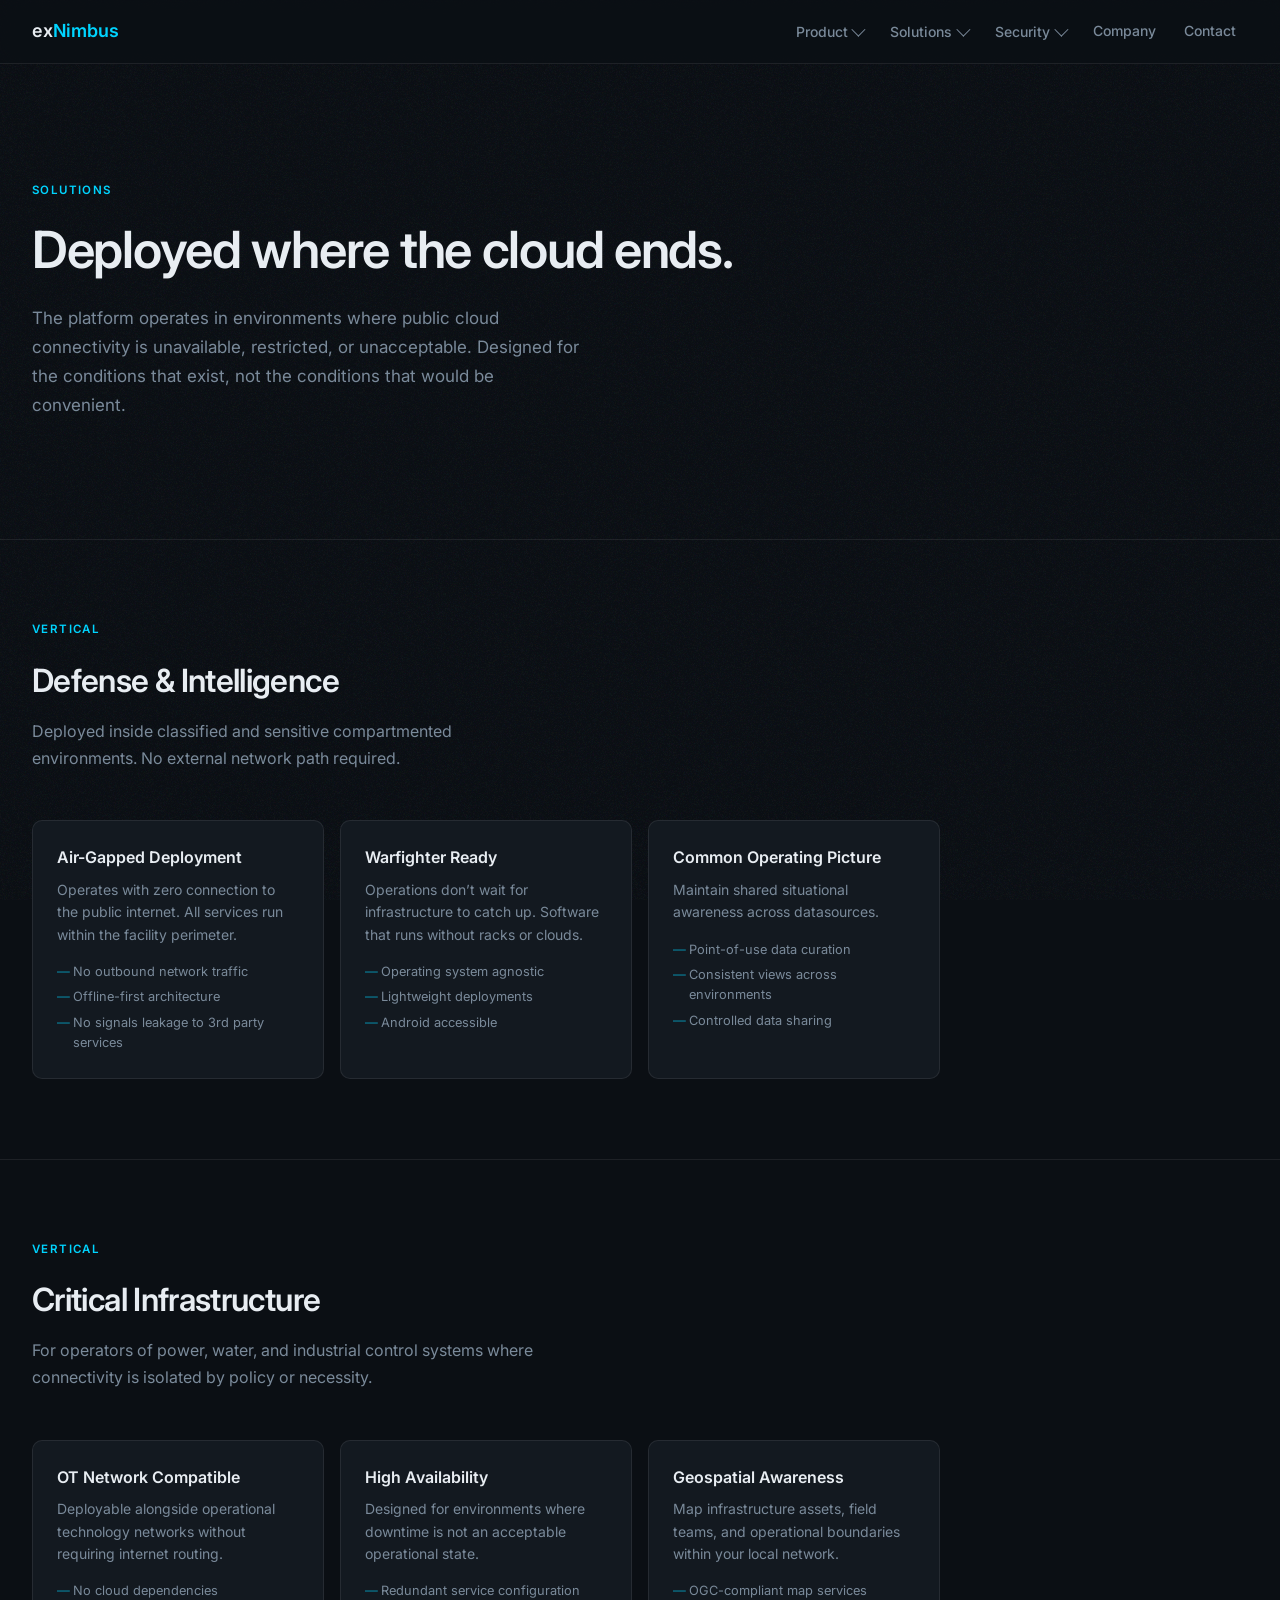
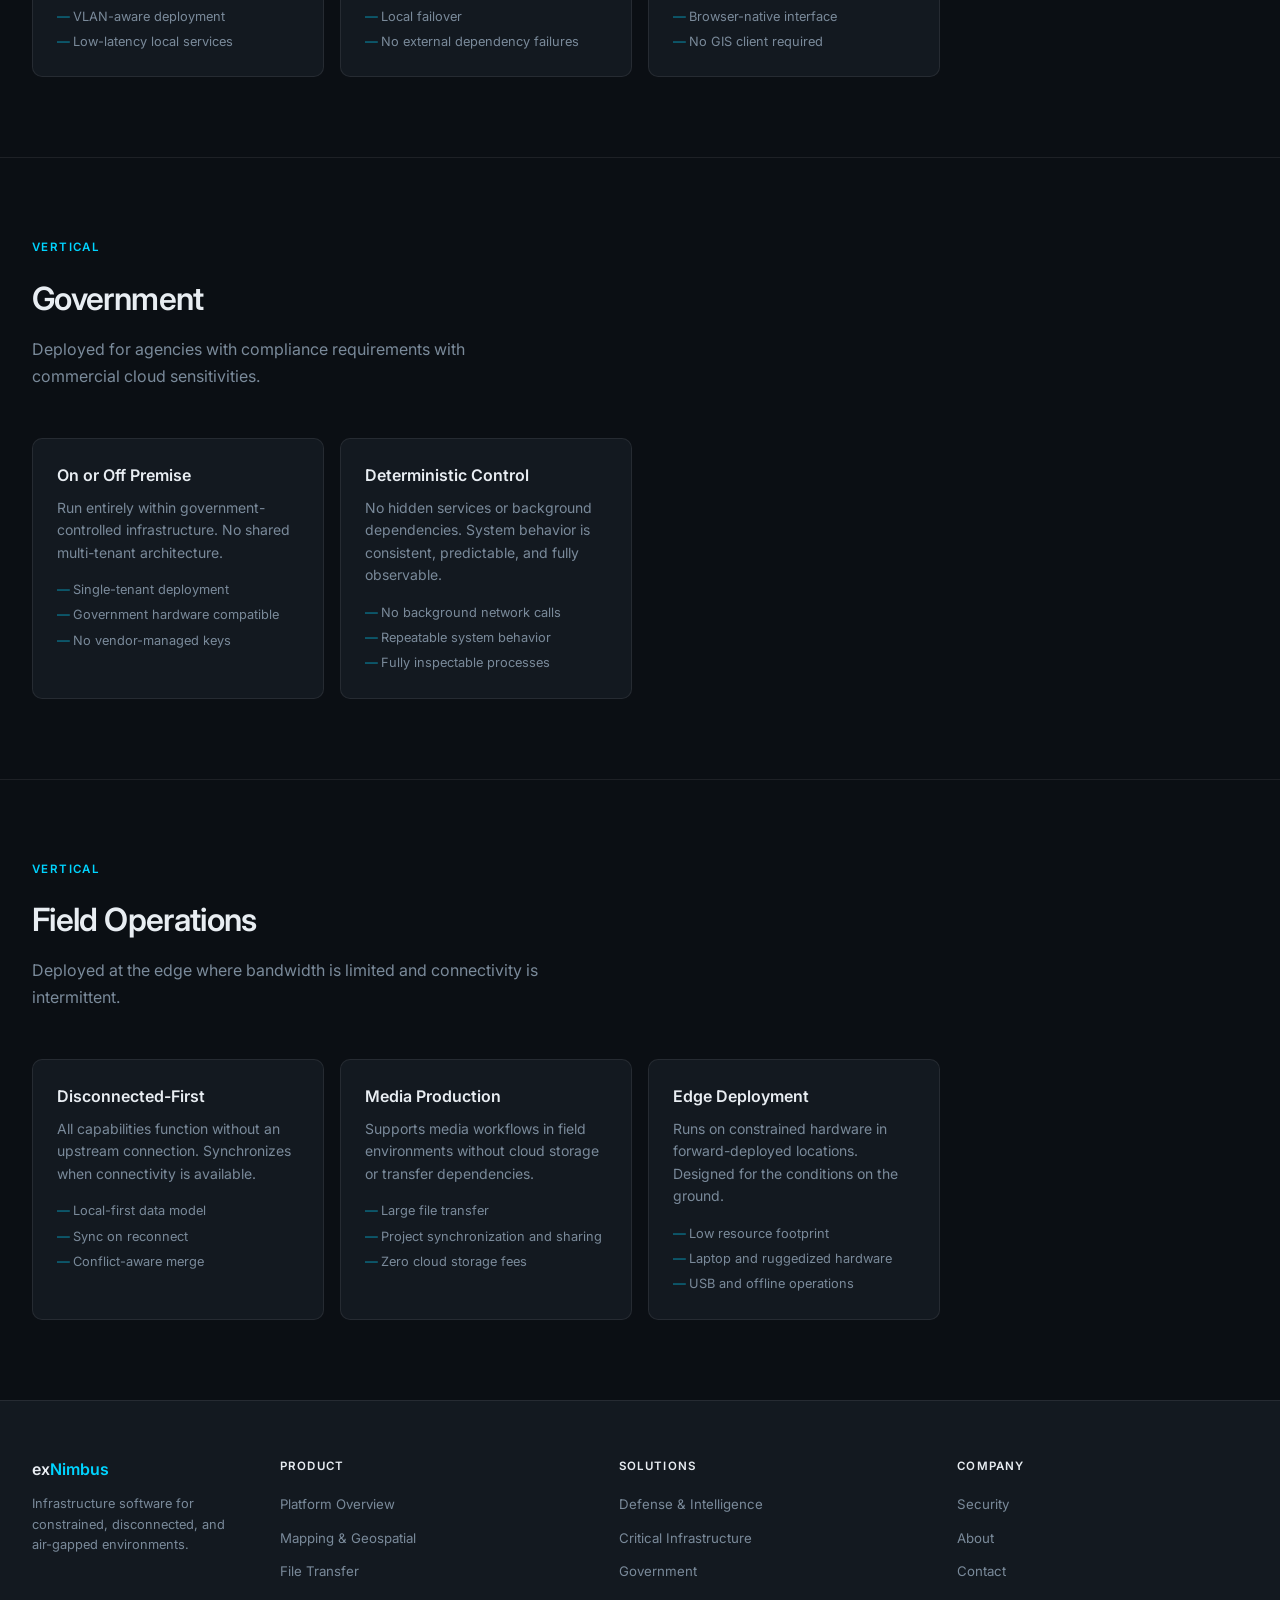
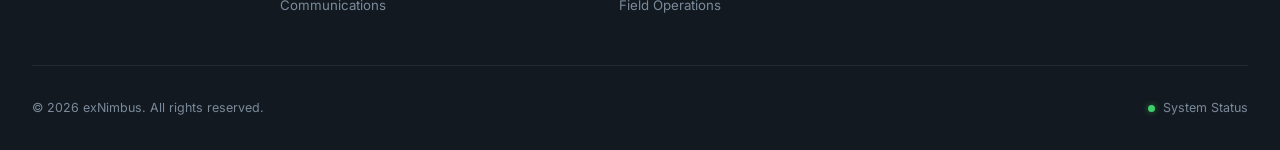
<file: static/solutions.html>
<!DOCTYPE html>
<html lang="en">
<head>
  <meta charset="UTF-8">
  <meta name="viewport" content="width=device-width, initial-scale=1.0">
  <title>Solutions — exNimbus</title>
  <link rel="stylesheet" href="css/site.css">
</head>
<body class="inner-page">

  <!-- Site Nav -->
  <nav class="site-nav" role="navigation" aria-label="Main navigation">
    <div class="nav-inner">
      <a href="index.html" class="nav-logo">ex<span>Nimbus</span></a>

      <ul class="nav-links" role="list">

        <li class="nav-item has-dropdown">
          <button aria-expanded="false" aria-haspopup="true">
            Product <span class="nav-chevron" aria-hidden="true"></span>
          </button>
          <div class="dropdown-panel" role="menu">
            <a href="product.html" class="dropdown-item" role="menuitem">
              <div class="item-title">Platform Overview</div>
              <div class="item-desc">Deployment modes, architecture, and integration points.</div>
            </a>
            <a href="product.html#mapping" class="dropdown-item" role="menuitem">
              <div class="item-title">Mapping &amp; Geospatial</div>
              <div class="item-desc">OGC-standards web mapping for disconnected networks.</div>
            </a>
            <a href="product.html#transfer" class="dropdown-item" role="menuitem">
              <div class="item-title">File Transfer</div>
              <div class="item-desc">Peer-to-peer transfer without centralized infrastructure.</div>
            </a>
            <a href="product.html#comms" class="dropdown-item" role="menuitem">
              <div class="item-title">Communications</div>
              <div class="item-desc">Browser-native real-time channels inside your perimeter.</div>
            </a>
          </div>
        </li>

        <li class="nav-item has-dropdown">
          <button aria-expanded="false" aria-haspopup="true">
            Solutions <span class="nav-chevron" aria-hidden="true"></span>
          </button>
          <div class="dropdown-panel" role="menu">
            <a href="solutions.html#defense" class="dropdown-item" role="menuitem">
              <div class="item-title">Defense &amp; Intelligence</div>
              <div class="item-desc">Air-gapped deployments, full audit logging.</div>
            </a>
            <a href="solutions.html#infrastructure" class="dropdown-item" role="menuitem">
              <div class="item-title">Critical Infrastructure</div>
              <div class="item-desc">Isolated networks with high-availability requirements.</div>
            </a>
            <a href="solutions.html#government" class="dropdown-item" role="menuitem">
              <div class="item-title">Government</div>
              <div class="item-desc">Compliance-ready, on-premises, no external telemetry.</div>
            </a>
            <a href="solutions.html#field" class="dropdown-item" role="menuitem">
              <div class="item-title">Field Operations</div>
              <div class="item-desc">Edge and hybrid deployments with intermittent connectivity.</div>
            </a>
          </div>
        </li>

        <li class="nav-item has-dropdown">
          <button aria-expanded="false" aria-haspopup="true">
            Security <span class="nav-chevron" aria-hidden="true"></span>
          </button>
          <div class="dropdown-panel" role="menu">
            <a href="security.html#posture" class="dropdown-item" role="menuitem">
              <div class="item-title">Security Posture</div>
              <div class="item-desc">Zero trust architecture, no external dependencies.</div>
            </a>
            <a href="security.html#compliance" class="dropdown-item" role="menuitem">
              <div class="item-title">Compliance</div>
              <div class="item-desc">Audit logging, and configurable data boundaries.</div>
            </a>
          </div>
        </li>

        <li class="nav-item">
          <a href="company.html">Company</a>
        </li>

        <li class="nav-item">
          <a href="contact.html">Contact</a>
        </li>

      </ul>

      <button class="nav-hamburger" aria-label="Open menu" aria-expanded="false">
        <span></span><span></span><span></span>
      </button>
    </div>
  </nav>

  <!-- Mobile Menu -->
  <div class="mobile-menu" role="dialog" aria-modal="true" aria-label="Navigation">
    <div class="mobile-menu-header">
      <a href="index.html" class="nav-logo">ex<span style="color:var(--color-accent)">Nimbus</span></a>
      <button class="mobile-menu-close" aria-label="Close menu">&times;</button>
    </div>
    <ul class="mobile-nav-links">
      <li><div class="mobile-nav-section">Product</div></li>
      <li><a href="product.html">Platform Overview</a></li>
      <li><a href="product.html#mapping">Mapping &amp; Geospatial</a></li>
      <li><a href="product.html#transfer">File Transfer</a></li>
      <li><a href="product.html#comms">Communications</a></li>
      <li><div class="mobile-nav-section">Solutions</div></li>
      <li><a href="solutions.html#defense">Defense &amp; Intelligence</a></li>
      <li><a href="solutions.html#infrastructure">Critical Infrastructure</a></li>
      <li><a href="solutions.html#government">Government</a></li>
      <li><a href="solutions.html#field">Field Operations</a></li>
      <li><div class="mobile-nav-section">More</div></li>
      <li><a href="security.html">Security</a></li>
      <li><a href="company.html">Company</a></li>
      <li><a href="contact.html">Contact</a></li>
    </ul>
  </div>

  <!-- Page Content -->
  <div class="page-body">

    <section class="hero">
      <span class="hero-eyebrow">Solutions</span>
      <h1>Deployed where the cloud ends.</h1>
      <p>The platform operates in environments where public cloud connectivity is unavailable, restricted, or unacceptable. Designed for the conditions that exist, not the conditions that would be convenient.</p>
    </section>

    <hr class="section-divider">

    <section class="section" id="defense">
      <p class="section-eyebrow">Vertical</p>
      <h2>Defense &amp; Intelligence</h2>
      <p class="section-lead">Deployed inside classified and sensitive compartmented environments. No external network path required.</p>

      <div class="card-grid">
        <div class="card">
          <h3>Air-Gapped Deployment</h3>
          <p>Operates with zero connection to the public internet. All services run within the facility perimeter.</p>
          <ul class="card-attrs">
            <li>No outbound network traffic</li>
            <li>Offline-first architecture</li>
            <li>No signals leakage to 3rd party services</li>
          </ul>
        </div>
        <div class="card">
          <h3>Warfighter Ready</h3>
          <p>Operations don’t wait for infrastructure to catch up. Software that runs without racks or clouds.</p>
          <ul class="card-attrs">
            <li>Operating system agnostic</li>
            <li>Lightweight deployments</li>
            <li>Android accessible</li>
          </ul>
        </div>
        <div class="card">
          <h3>Common Operating Picture</h3>
          <p>Maintain shared situational awareness across datasources.</p>
          <ul class="card-attrs">
            <li>Point-of-use data curation</li>
            <li>Consistent views across environments</li>
            <li>Controlled data sharing</li>
          </ul>
        </div>
      </div>
    </section>

    <hr class="section-divider">

    <section class="section" id="infrastructure">
      <p class="section-eyebrow">Vertical</p>
      <h2>Critical Infrastructure</h2>
      <p class="section-lead">For operators of power, water, and industrial control systems where connectivity is isolated by policy or necessity.</p>

      <div class="card-grid">
        <div class="card">
          <h3>OT Network Compatible</h3>
          <p>Deployable alongside operational technology networks without requiring internet routing.</p>
          <ul class="card-attrs">
            <li>No cloud dependencies</li>
            <li>VLAN-aware deployment</li>
            <li>Low-latency local services</li>
          </ul>
        </div>
        <div class="card">
          <h3>High Availability</h3>
          <p>Designed for environments where downtime is not an acceptable operational state.</p>
          <ul class="card-attrs">
            <li>Redundant service configuration</li>
            <li>Local failover</li>
            <li>No external dependency failures</li>
          </ul>
        </div>
        <div class="card">
          <h3>Geospatial Awareness</h3>
          <p>Map infrastructure assets, field teams, and operational boundaries within your local network.</p>
          <ul class="card-attrs">
            <li>OGC-compliant map services</li>
            <li>Browser-native interface</li>
            <li>No GIS client required</li>
          </ul>
        </div>
      </div>
    </section>

    <hr class="section-divider">

    <section class="section" id="government">
      <p class="section-eyebrow">Vertical</p>
      <h2>Government</h2>
      <p class="section-lead">Deployed for agencies with compliance requirements with commercial cloud sensitivities.</p>

      <div class="card-grid">
        <div class="card">
          <h3>On or Off Premise</h3>
          <p>Run entirely within government-controlled infrastructure. No shared multi-tenant architecture.</p>
          <ul class="card-attrs">
            <li>Single-tenant deployment</li>
            <li>Government hardware compatible</li>
            <li>No vendor-managed keys</li>
          </ul>
        </div>
        <div class="card">
          <h3>Deterministic Control</h3>
          <p>No hidden services or background dependencies. System behavior is consistent, predictable, and fully observable.</p>
          <ul class="card-attrs">
            <li>No background network calls</li>
            <li>Repeatable system behavior</li>
            <li>Fully inspectable processes</li>
          </ul>
        </div>
      </div>
    </section>

    <hr class="section-divider">

    <section class="section" id="field">
      <p class="section-eyebrow">Vertical</p>
      <h2>Field Operations</h2>
      <p class="section-lead">Deployed at the edge where bandwidth is limited and connectivity is intermittent.</p>

      <div class="card-grid">
        <div class="card">
          <h3>Disconnected-First</h3>
          <p>All capabilities function without an upstream connection. Synchronizes when connectivity is available.</p>
          <ul class="card-attrs">
            <li>Local-first data model</li>
            <li>Sync on reconnect</li>
            <li>Conflict-aware merge</li>
          </ul>
        </div>
        <div class="card">
          <h3>Media Production</h3>
          <p>Supports media workflows in field environments without cloud storage or transfer dependencies.</p>
          <ul class="card-attrs">
            <li>Large file transfer</li>
            <li>Project synchronization and sharing</li>
            <li>Zero cloud storage fees</li>
          </ul>
        </div>
        <div class="card">
          <h3>Edge Deployment</h3>
          <p>Runs on constrained hardware in forward-deployed locations. Designed for the conditions on the ground.</p>
          <ul class="card-attrs">
            <li>Low resource footprint</li>
            <li>Laptop and ruggedized hardware</li>
            <li>USB and offline operations</li>
          </ul>
        </div>
      </div>
    </section>

    <!-- Footer -->
    <footer class="site-footer">
      <div class="footer-inner">
        <div class="footer-top">
          <div class="footer-brand">
            <a href="index.html" class="footer-logo">ex<span>Nimbus</span></a>
            <p>Infrastructure software for constrained, disconnected, and air-gapped environments.</p>
          </div>
          <div class="footer-col">
            <h4>Product</h4>
            <ul>
              <li><a href="product.html">Platform Overview</a></li>
              <li><a href="product.html#mapping">Mapping &amp; Geospatial</a></li>
              <li><a href="product.html#transfer">File Transfer</a></li>
              <li><a href="product.html#comms">Communications</a></li>
            </ul>
          </div>
          <div class="footer-col">
            <h4>Solutions</h4>
            <ul>
              <li><a href="solutions.html#defense">Defense &amp; Intelligence</a></li>
              <li><a href="solutions.html#infrastructure">Critical Infrastructure</a></li>
              <li><a href="solutions.html#government">Government</a></li>
              <li><a href="solutions.html#field">Field Operations</a></li>
            </ul>
          </div>
          <div class="footer-col">
            <h4>Company</h4>
            <ul>
              <li><a href="security.html">Security</a></li>
              <li><a href="company.html">About</a></li>
              <li><a href="contact.html">Contact</a></li>
            </ul>
          </div>
        </div>
        <div class="footer-bottom">
          <span>&copy; 2026 exNimbus. All rights reserved.</span>
          <a href="#" class="footer-status">
            <span class="status-dot"></span>
            System Status
          </a>
        </div>
      </div>
    </footer>
  </div>

  <script src="js/nav.js" defer></script>
</body>
</html>
</file>
<file: static/css/site.css>
@import url('https://fonts.googleapis.com/css2?family=Inter:wght@300;400;500;600;700&family=JetBrains+Mono:wght@400;500&display=swap');

:root {
  --color-bg: #0B0F14;
  --color-surface: #131920;
  --color-surface-2: #1A2231;
  --color-border: rgba(255, 255, 255, 0.08);
  --color-text: #E8EDF2;
  --color-text-muted: #7A8A9A;
  --color-accent: #00D4FF;
  --font-sans: 'Inter', system-ui, sans-serif;
  --font-mono: 'JetBrains Mono', monospace;
  --nav-height: 64px;
}

*, *::before, *::after {
  box-sizing: border-box;
  margin: 0;
  padding: 0;
}

html, body {
  width: 100%;
  min-height: 100%;
  background: var(--color-bg);
  color: var(--color-text);
  font-family: var(--font-sans);
  font-size: 16px;
  line-height: 1.6;
  -webkit-font-smoothing: antialiased;
}

/* Noise texture overlay — inner pages only */
body.inner-page::before {
  content: '';
  position: fixed;
  inset: 0;
  background-image: url('../gallery/noise.png');
  background-repeat: repeat;
  opacity: 0.035;
  pointer-events: none;
  z-index: 0;
}

/* ─── Site Nav ─────────────────────────────────────────── */

.site-nav {
  position: fixed;
  top: 0;
  left: 0;
  width: 100%;
  height: var(--nav-height);
  z-index: 100;
  background: rgba(11, 15, 20, 0.6);
  backdrop-filter: blur(12px);
  -webkit-backdrop-filter: blur(12px);
  border-bottom: 1px solid var(--color-border);
  transition: background 0.2s ease;
}

.site-nav.scrolled {
  background: rgba(11, 15, 20, 0.92);
}

.nav-inner {
  display: flex;
  align-items: center;
  justify-content: space-between;
  height: 100%;
  max-width: 1280px;
  margin: 0 auto;
  padding: 0 2rem;
}

.nav-logo {
  font-size: 1.125rem;
  font-weight: 600;
  color: var(--color-text);
  text-decoration: none;
  letter-spacing: -0.01em;
}

.nav-logo span {
  color: var(--color-accent);
}

.nav-links {
  display: flex;
  align-items: center;
  gap: 0.25rem;
  list-style: none;
}

.nav-item {
  position: relative;
}

.nav-item > a,
.nav-item > button {
  display: flex;
  align-items: center;
  gap: 0.3rem;
  padding: 0.375rem 0.75rem;
  font-family: var(--font-sans);
  font-size: 0.875rem;
  font-weight: 500;
  color: var(--color-text-muted);
  background: none;
  border: none;
  cursor: pointer;
  text-decoration: none;
  border-radius: 6px;
  transition: color 0.15s, background 0.15s;
  white-space: nowrap;
}

.nav-item > a:hover,
.nav-item > button:hover,
.nav-item.open > a,
.nav-item.open > button {
  color: var(--color-text);
  background: rgba(255, 255, 255, 0.05);
}

.nav-item > a.nav-disabled {
  color: rgba(122, 138, 154, 0.4);
  cursor: default;
  pointer-events: none;
}

.nav-chevron {
  display: inline-block;
  width: 10px;
  height: 10px;
  border-right: 1.5px solid currentColor;
  border-bottom: 1.5px solid currentColor;
  transform: rotate(45deg) translateY(-2px);
  transition: transform 0.2s;
}

.nav-item.open .nav-chevron {
  transform: rotate(-135deg) translateY(-2px);
}

/* ─── Dropdown Panel ─────────────────────────────────────── */

.dropdown-panel {
  position: absolute;
  top: calc(100% + 8px);
  left: 50%;
  transform: translateX(-50%) translateY(-6px);
  min-width: 480px;
  background: var(--color-surface);
  border: 1px solid var(--color-border);
  border-radius: 10px;
  padding: 1.25rem;
  display: grid;
  grid-template-columns: 1fr 1fr;
  gap: 0.5rem;
  opacity: 0;
  pointer-events: none;
  transition: opacity 0.2s ease, transform 0.2s ease;
  box-shadow: 0 16px 48px rgba(0, 0, 0, 0.5);
}

.nav-item.open .dropdown-panel {
  opacity: 1;
  pointer-events: auto;
  transform: translateX(-50%) translateY(0);
}

.dropdown-item {
  display: block;
  padding: 0.75rem 1rem;
  border-radius: 6px;
  text-decoration: none;
  transition: background 0.15s;
}

.dropdown-item:hover {
  background: var(--color-surface-2);
}

.dropdown-item .item-title {
  font-size: 0.875rem;
  font-weight: 500;
  color: var(--color-text);
  margin-bottom: 0.2rem;
}

.dropdown-item .item-desc {
  font-size: 0.78rem;
  color: var(--color-text-muted);
  line-height: 1.4;
}

/* ─── Hamburger / Mobile ─────────────────────────────────── */

.nav-hamburger {
  display: none;
  flex-direction: column;
  gap: 5px;
  background: none;
  border: none;
  cursor: pointer;
  padding: 6px;
  border-radius: 4px;
}

.nav-hamburger span {
  display: block;
  width: 22px;
  height: 2px;
  background: var(--color-text-muted);
  border-radius: 2px;
  transition: background 0.15s;
}

.nav-hamburger:hover span {
  background: var(--color-text);
}

.mobile-menu {
  display: none;
  position: fixed;
  inset: 0;
  background: var(--color-bg);
  z-index: 200;
  overflow-y: auto;
  padding: 1.5rem 2rem 3rem;
}

.mobile-menu.open {
  display: block;
}

.mobile-menu-header {
  display: flex;
  align-items: center;
  justify-content: space-between;
  margin-bottom: 2.5rem;
}

.mobile-menu-close {
  background: none;
  border: none;
  cursor: pointer;
  color: var(--color-text-muted);
  font-size: 1.5rem;
  line-height: 1;
  padding: 4px 8px;
}

.mobile-nav-links {
  list-style: none;
  display: flex;
  flex-direction: column;
  gap: 0.25rem;
}

.mobile-nav-links a {
  display: block;
  padding: 0.75rem 0;
  font-size: 1.125rem;
  font-weight: 500;
  color: var(--color-text);
  text-decoration: none;
  border-bottom: 1px solid var(--color-border);
}

.mobile-nav-section {
  padding: 0.5rem 0 0.25rem;
  font-size: 0.7rem;
  text-transform: uppercase;
  letter-spacing: 0.1em;
  color: var(--color-accent);
  font-weight: 600;
  margin-top: 1rem;
}

/* ─── Page Shell ─────────────────────────────────────────── */

.page-body {
  padding-top: var(--nav-height);
  min-height: 100vh;
  position: relative;
  z-index: 1;
}

/* ─── Hero Section ───────────────────────────────────────── */

.hero {
  max-width: 1280px;
  margin: 0 auto;
  padding: 7rem 2rem 5rem;
}

.hero-eyebrow {
  display: inline-block;
  font-size: 0.72rem;
  font-weight: 600;
  text-transform: uppercase;
  letter-spacing: 0.12em;
  color: var(--color-accent);
  margin-bottom: 1.25rem;
}

.hero h1 {
  font-size: clamp(2rem, 4vw, 3.25rem);
  font-weight: 600;
  line-height: 1.18;
  letter-spacing: -0.025em;
  color: var(--color-text);
  max-width: 800px;
  margin-bottom: 1.5rem;
}

.hero p {
  font-size: 1.0625rem;
  color: var(--color-text-muted);
  max-width: 560px;
  line-height: 1.7;
  margin-bottom: 2.5rem;
}

/* ─── Buttons ────────────────────────────────────────────── */

.btn-group {
  display: flex;
  gap: 1rem;
  flex-wrap: wrap;
}

.btn {
  display: inline-flex;
  align-items: center;
  padding: 0.6rem 1.4rem;
  font-family: var(--font-sans);
  font-size: 0.875rem;
  font-weight: 500;
  border-radius: 6px;
  text-decoration: none;
  cursor: pointer;
  transition: box-shadow 0.2s, border-color 0.2s, background 0.2s;
}

.btn-primary {
  background: transparent;
  color: var(--color-accent);
  border: 1px solid var(--color-accent);
}

.btn-primary:hover {
  box-shadow: 0 0 14px rgba(0, 212, 255, 0.3);
  background: rgba(0, 212, 255, 0.05);
}

.btn-ghost {
  background: transparent;
  color: var(--color-text-muted);
  border: 1px solid var(--color-border);
}

.btn-ghost:hover {
  color: var(--color-text);
  border-color: rgba(255, 255, 255, 0.2);
  background: rgba(255, 255, 255, 0.04);
}

/* ─── Section Container ──────────────────────────────────── */

.section {
  max-width: 1280px;
  margin: 0 auto;
  padding: 5rem 2rem;
}

.section-eyebrow {
  font-size: 0.72rem;
  font-weight: 600;
  text-transform: uppercase;
  letter-spacing: 0.12em;
  color: var(--color-accent);
  margin-bottom: 1rem;
}

.section h2 {
  font-size: clamp(1.5rem, 2.5vw, 2.25rem);
  font-weight: 600;
  letter-spacing: -0.02em;
  color: var(--color-text);
  margin-bottom: 0.75rem;
}

.section-lead {
  font-size: 1rem;
  color: var(--color-text-muted);
  max-width: 520px;
  line-height: 1.7;
  margin-bottom: 3rem;
}

/* ─── Cards ──────────────────────────────────────────────── */

.card-grid {
  display: grid;
  grid-template-columns: repeat(auto-fill, minmax(260px, 1fr));
  gap: 1rem;
}

.card-grid-2 {
  display: grid;
  grid-template-columns: repeat(auto-fill, minmax(320px, 1fr));
  gap: 1rem;
}

.card {
  background: var(--color-surface);
  border: 1px solid var(--color-border);
  border-radius: 10px;
  padding: 1.5rem;
  transition: border-color 0.2s, box-shadow 0.2s;
}

.card:hover {
  border-color: rgba(0, 212, 255, 0.3);
  box-shadow: 0 0 20px rgba(0, 212, 255, 0.07);
}

.card-icon {
  width: 36px;
  height: 36px;
  margin-bottom: 1rem;
  color: var(--color-accent);
}

.card h3 {
  font-size: 1rem;
  font-weight: 600;
  color: var(--color-text);
  margin-bottom: 0.5rem;
}

.card p {
  font-size: 0.875rem;
  color: var(--color-text-muted);
  line-height: 1.6;
}

.card-attrs {
  list-style: none;
  margin-top: 1rem;
  display: flex;
  flex-direction: column;
  gap: 0.3rem;
}

.card-attrs li {
  font-size: 0.8rem;
  color: var(--color-text-muted);
  padding-left: 1rem;
  position: relative;
}

.card-attrs li::before {
  content: '—';
  position: absolute;
  left: 0;
  color: var(--color-accent);
  opacity: 0.6;
}

/* ─── Mailto Card ────────────────────────────────────────── */

.contact-grid {
  display: grid;
  grid-template-columns: repeat(auto-fill, minmax(280px, 1fr));
  gap: 1.25rem;
  max-width: 680px;
}

.mailto-card {
  display: block;
  background: var(--color-surface);
  border: 1px solid var(--color-border);
  border-radius: 10px;
  padding: 2rem 1.75rem;
  text-decoration: none;
  transition: border-color 0.2s, box-shadow 0.2s;
}

.mailto-card:hover {
  border-color: rgba(0, 212, 255, 0.4);
  box-shadow: 0 0 28px rgba(0, 212, 255, 0.1);
}

.mailto-card .mail-address {
  font-family: var(--font-mono);
  font-size: 0.95rem;
  color: var(--color-accent);
  margin-bottom: 0.5rem;
}

.mailto-card .mail-label {
  font-size: 0.875rem;
  color: var(--color-text-muted);
}

/* ─── Terminal Block ─────────────────────────────────────── */

.terminal-block {
  background: var(--color-surface);
  border: 1px solid var(--color-border);
  border-radius: 10px;
  padding: 1.5rem 1.75rem;
  font-family: var(--font-mono);
  font-size: 0.85rem;
  line-height: 1.75;
  color: var(--color-text-muted);
  max-width: 560px;
  margin-top: 2rem;
}

.terminal-block .t-key {
  color: var(--color-accent);
}

.terminal-block .t-str {
  color: #a8d8a8;
}

.terminal-block .t-arr {
  color: #e8d9a0;
}

/* ─── Philosophy / Prose ─────────────────────────────────── */

.prose {
  max-width: 640px;
}

.prose p {
  font-size: 0.9375rem;
  color: var(--color-text-muted);
  line-height: 1.75;
  margin-bottom: 1.25rem;
}

.prose p:last-child {
  margin-bottom: 0;
}

/* ─── Divider ────────────────────────────────────────────── */

.section-divider {
  border: none;
  border-top: 1px solid var(--color-border);
  margin: 0;
}

/* ─── Footer ─────────────────────────────────────────────── */

.site-footer {
  border-top: 1px solid var(--color-border);
  background: var(--color-surface);
  padding: 3.5rem 2rem 2rem;
  position: relative;
  z-index: 1;
}

.footer-inner {
  max-width: 1280px;
  margin: 0 auto;
}

.footer-top {
  display: grid;
  grid-template-columns: 200px repeat(3, 1fr);
  gap: 3rem;
  margin-bottom: 3rem;
}

.footer-brand .footer-logo {
  font-size: 1rem;
  font-weight: 600;
  color: var(--color-text);
  text-decoration: none;
  display: inline-block;
  margin-bottom: 0.75rem;
}

.footer-brand .footer-logo span {
  color: var(--color-accent);
}

.footer-brand p {
  font-size: 0.8rem;
  color: var(--color-text-muted);
  line-height: 1.6;
}

.footer-col h4 {
  font-size: 0.72rem;
  font-weight: 600;
  text-transform: uppercase;
  letter-spacing: 0.1em;
  color: var(--color-text);
  margin-bottom: 1rem;
}

.footer-col ul {
  list-style: none;
  display: flex;
  flex-direction: column;
  gap: 0.5rem;
}

.footer-col a {
  font-size: 0.83rem;
  color: var(--color-text-muted);
  text-decoration: none;
  transition: color 0.15s;
}

.footer-col a:hover {
  color: var(--color-text);
}

.footer-col a.disabled {
  color: rgba(122, 138, 154, 0.4);
  pointer-events: none;
  cursor: default;
}

.footer-bottom {
  display: flex;
  align-items: center;
  justify-content: space-between;
  padding-top: 2rem;
  border-top: 1px solid var(--color-border);
  font-size: 0.78rem;
  color: var(--color-text-muted);
}

.footer-status {
  display: flex;
  align-items: center;
  gap: 0.5rem;
  text-decoration: none;
  color: var(--color-text-muted);
  transition: color 0.15s;
}

.footer-status:hover {
  color: var(--color-text);
}

.status-dot {
  width: 7px;
  height: 7px;
  border-radius: 50%;
  background: #3ecf6a;
  box-shadow: 0 0 6px rgba(62, 207, 106, 0.5);
}

/* ─── Responsive ─────────────────────────────────────────── */

@media (max-width: 768px) {
  .nav-links {
    display: none;
  }

  .nav-hamburger {
    display: flex;
  }

  .footer-top {
    grid-template-columns: 1fr 1fr;
    gap: 2rem;
  }

  .footer-brand {
    grid-column: 1 / -1;
  }

  .footer-bottom {
    flex-direction: column;
    gap: 1rem;
    text-align: center;
  }

  .hero {
    padding: 5rem 1.5rem 4rem;
  }

  .section {
    padding: 3.5rem 1.5rem;
  }

  .dropdown-panel {
    grid-template-columns: 1fr;
    min-width: 280px;
  }
}
</file>
